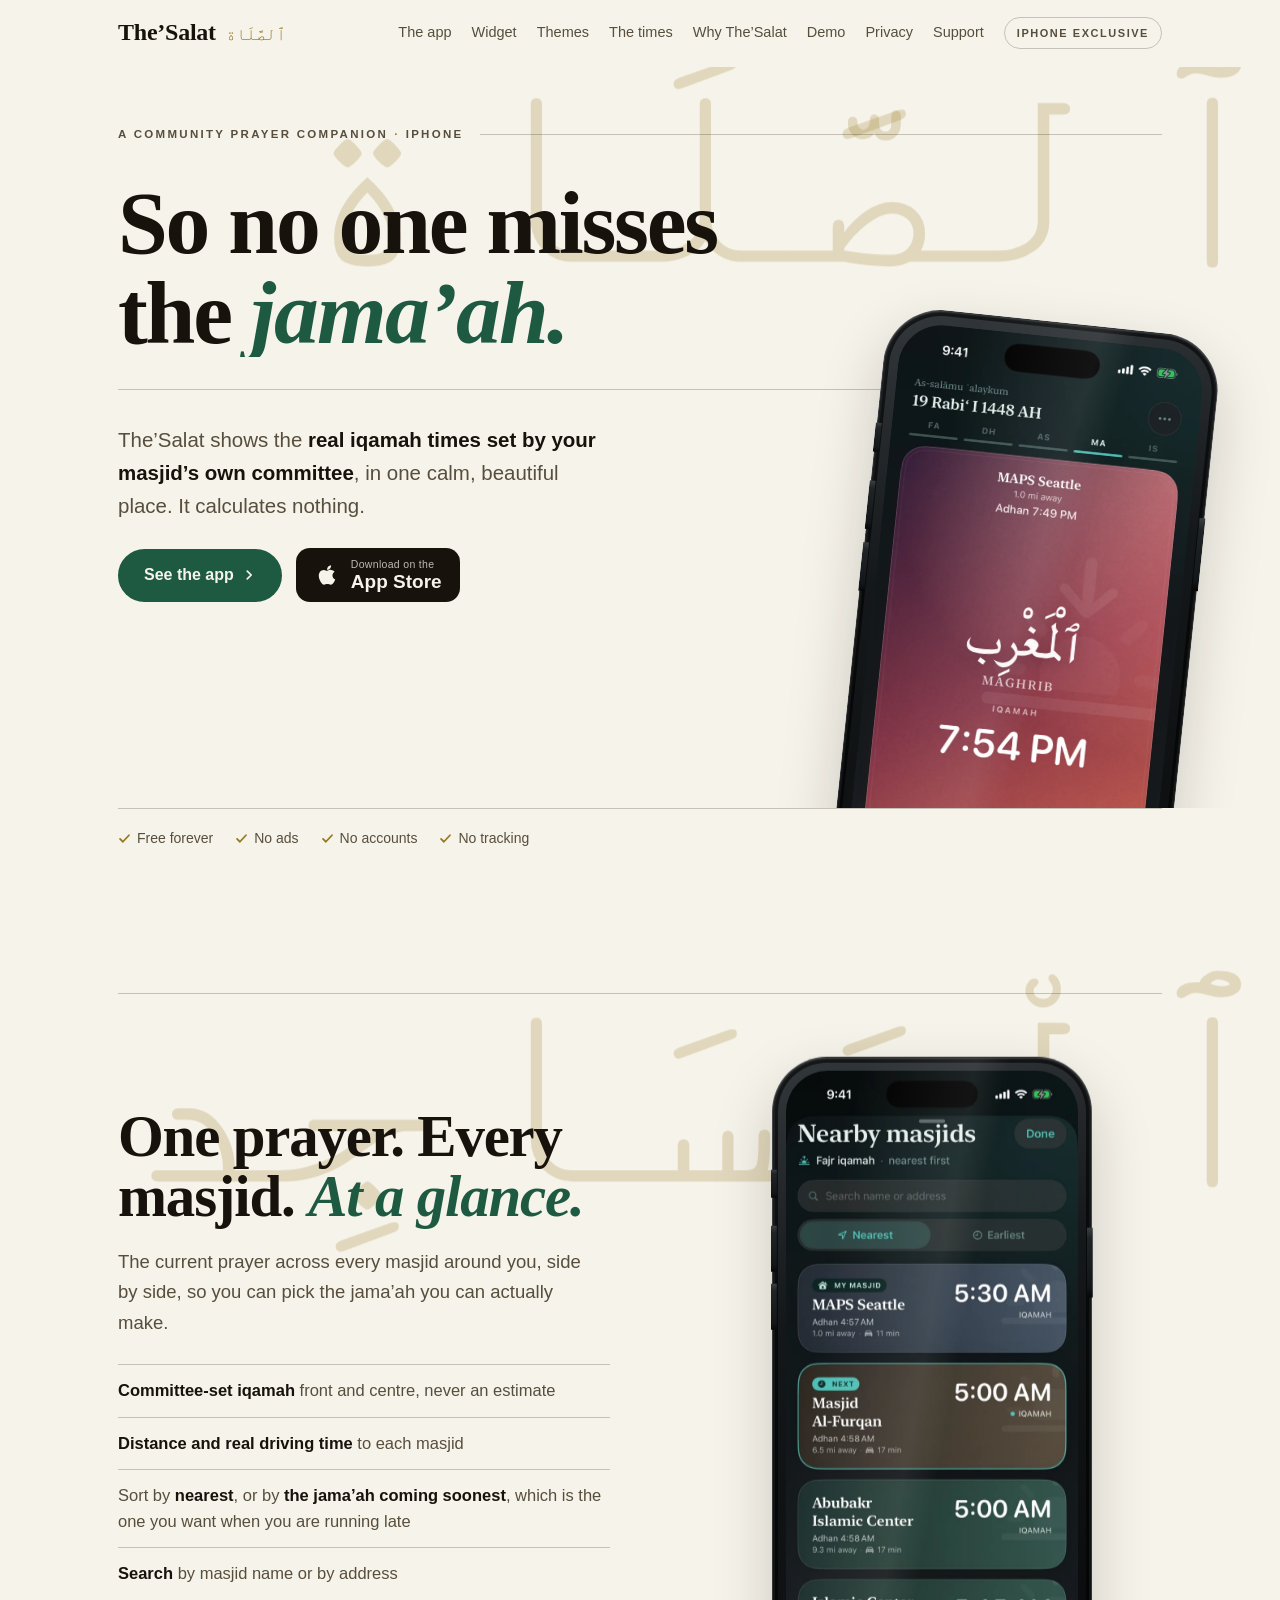
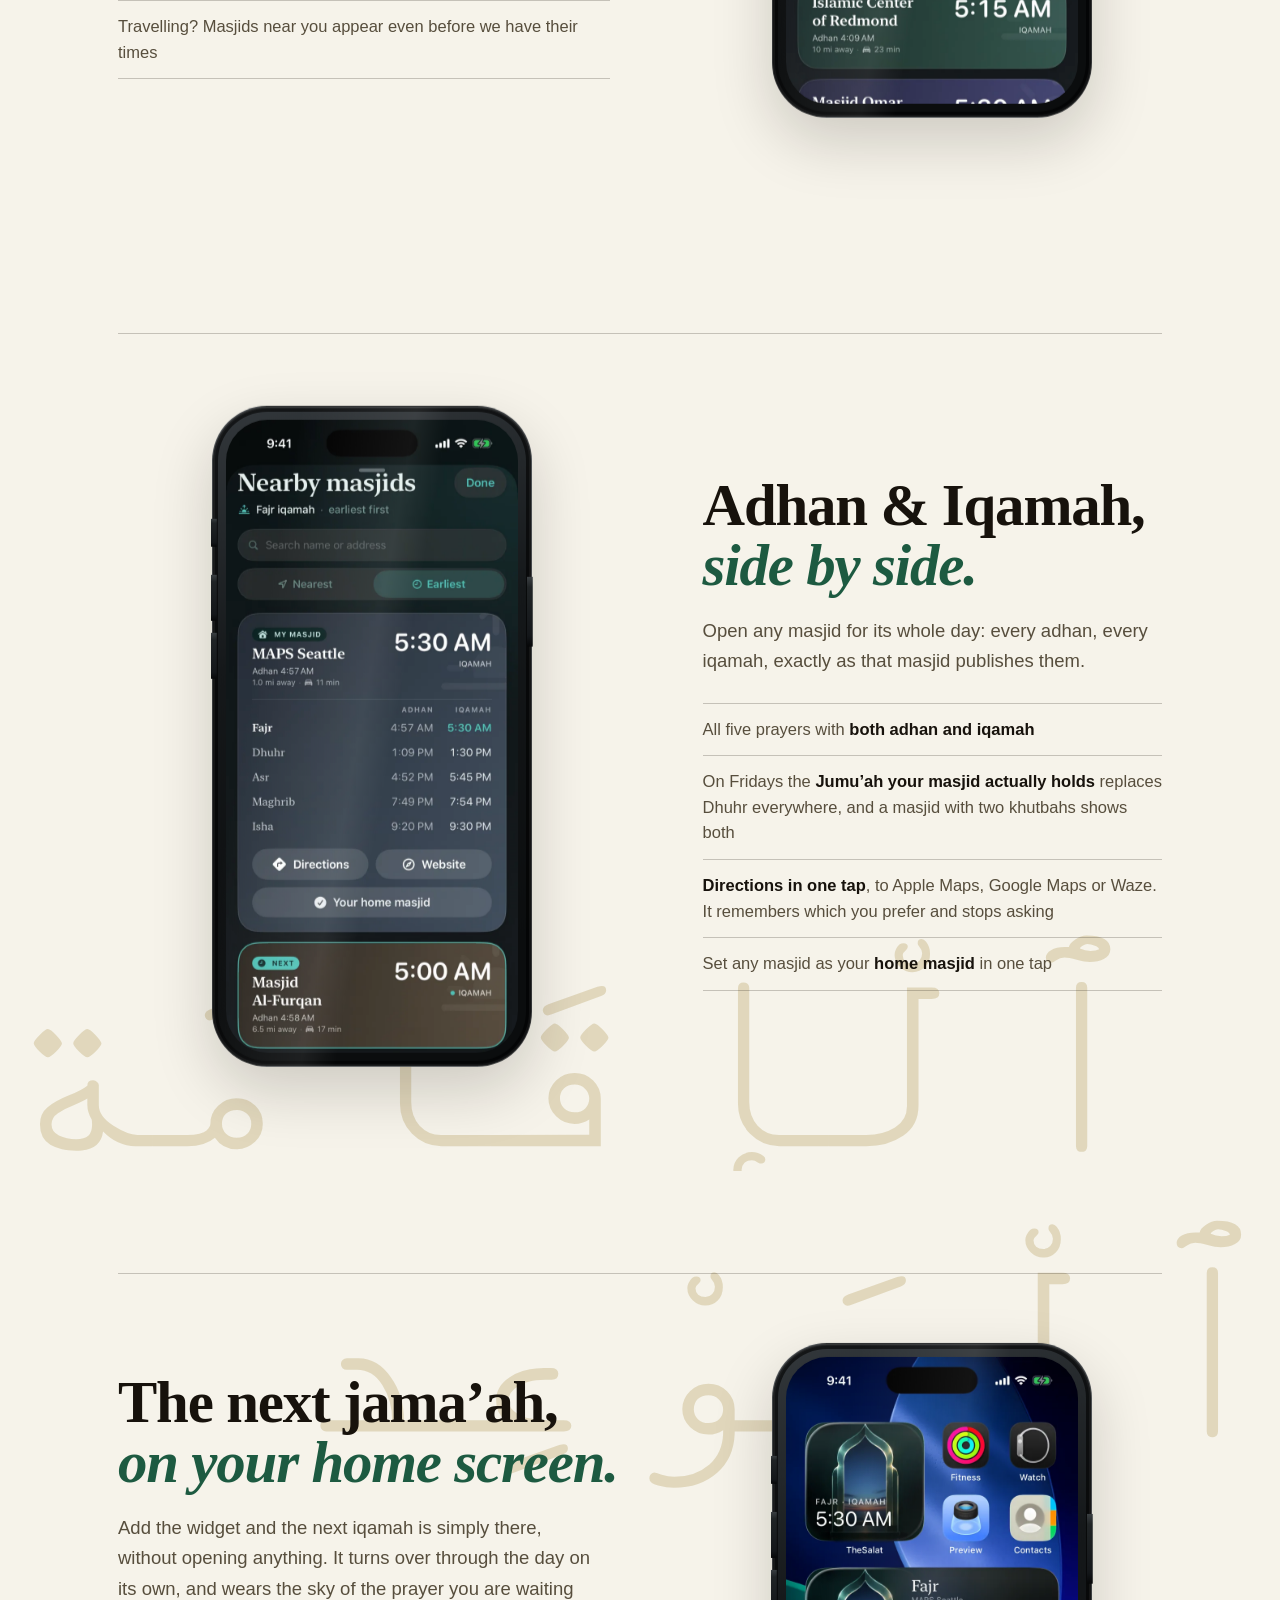
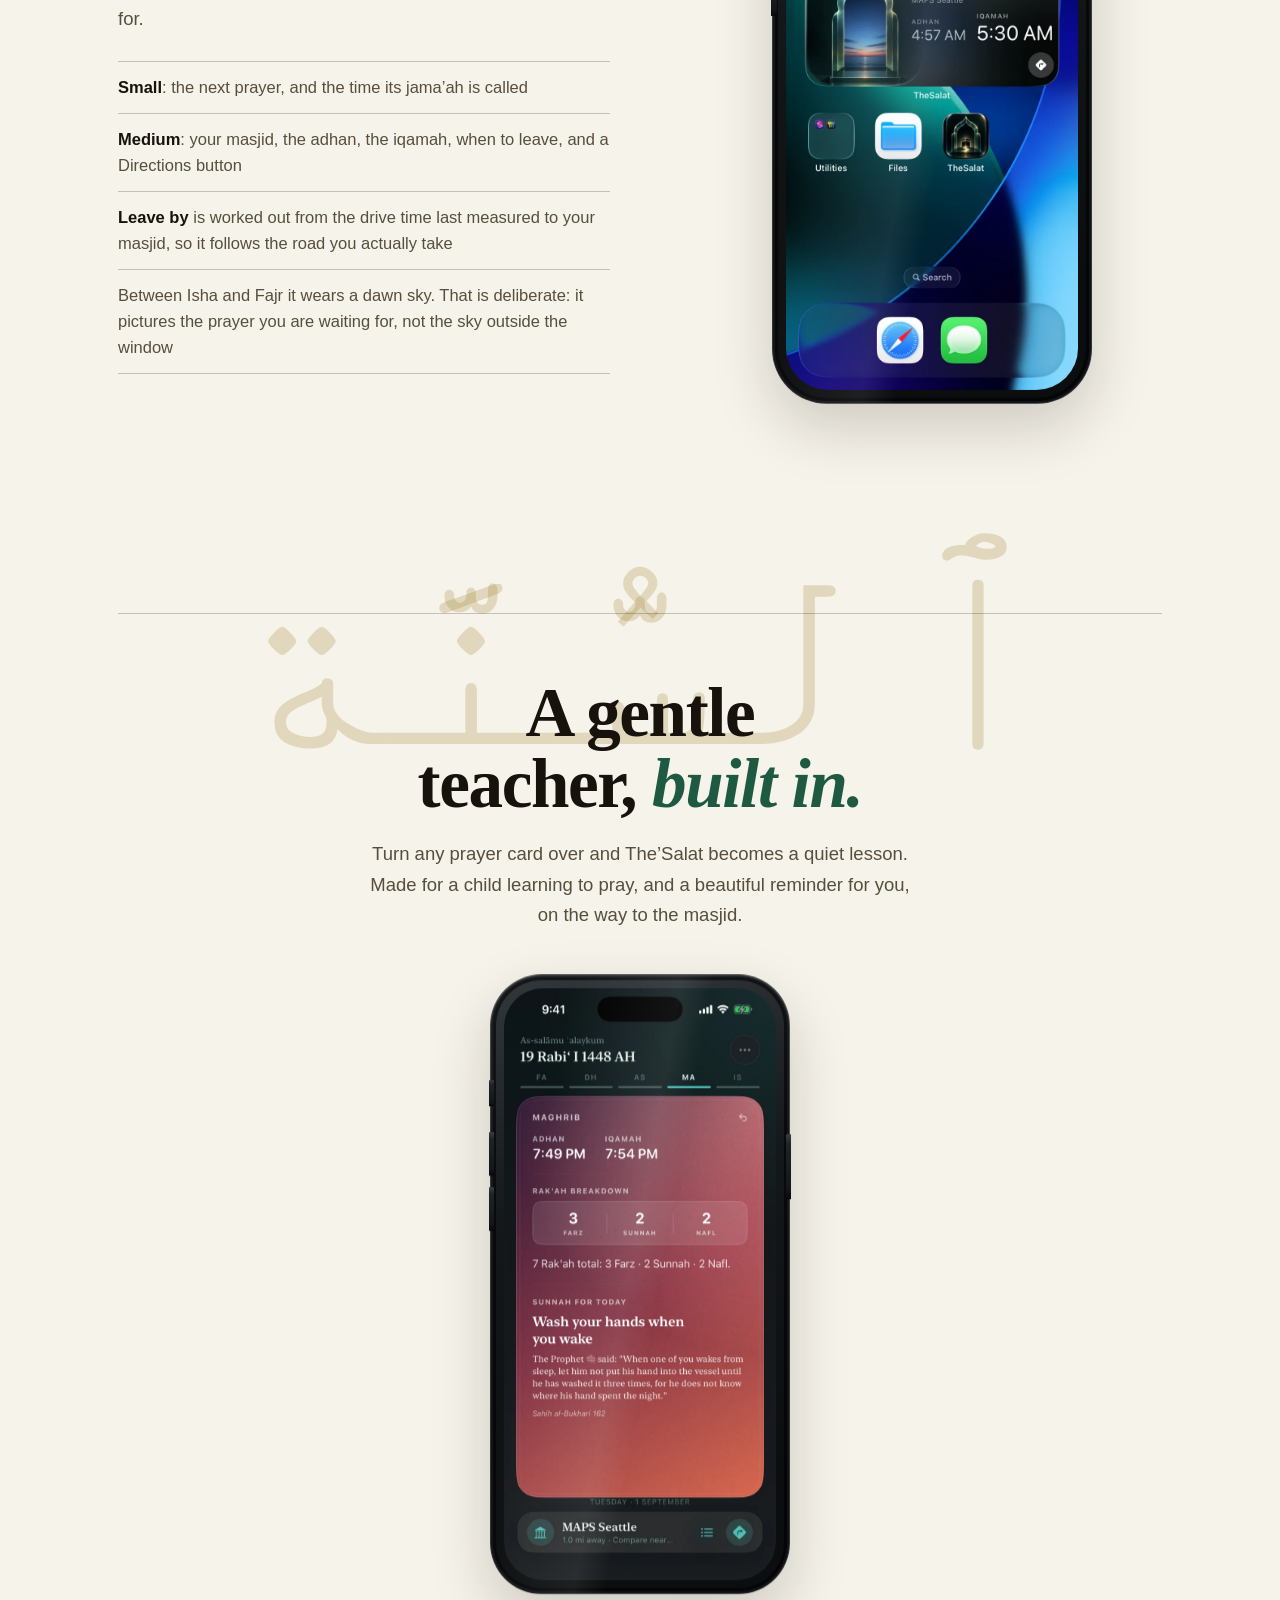
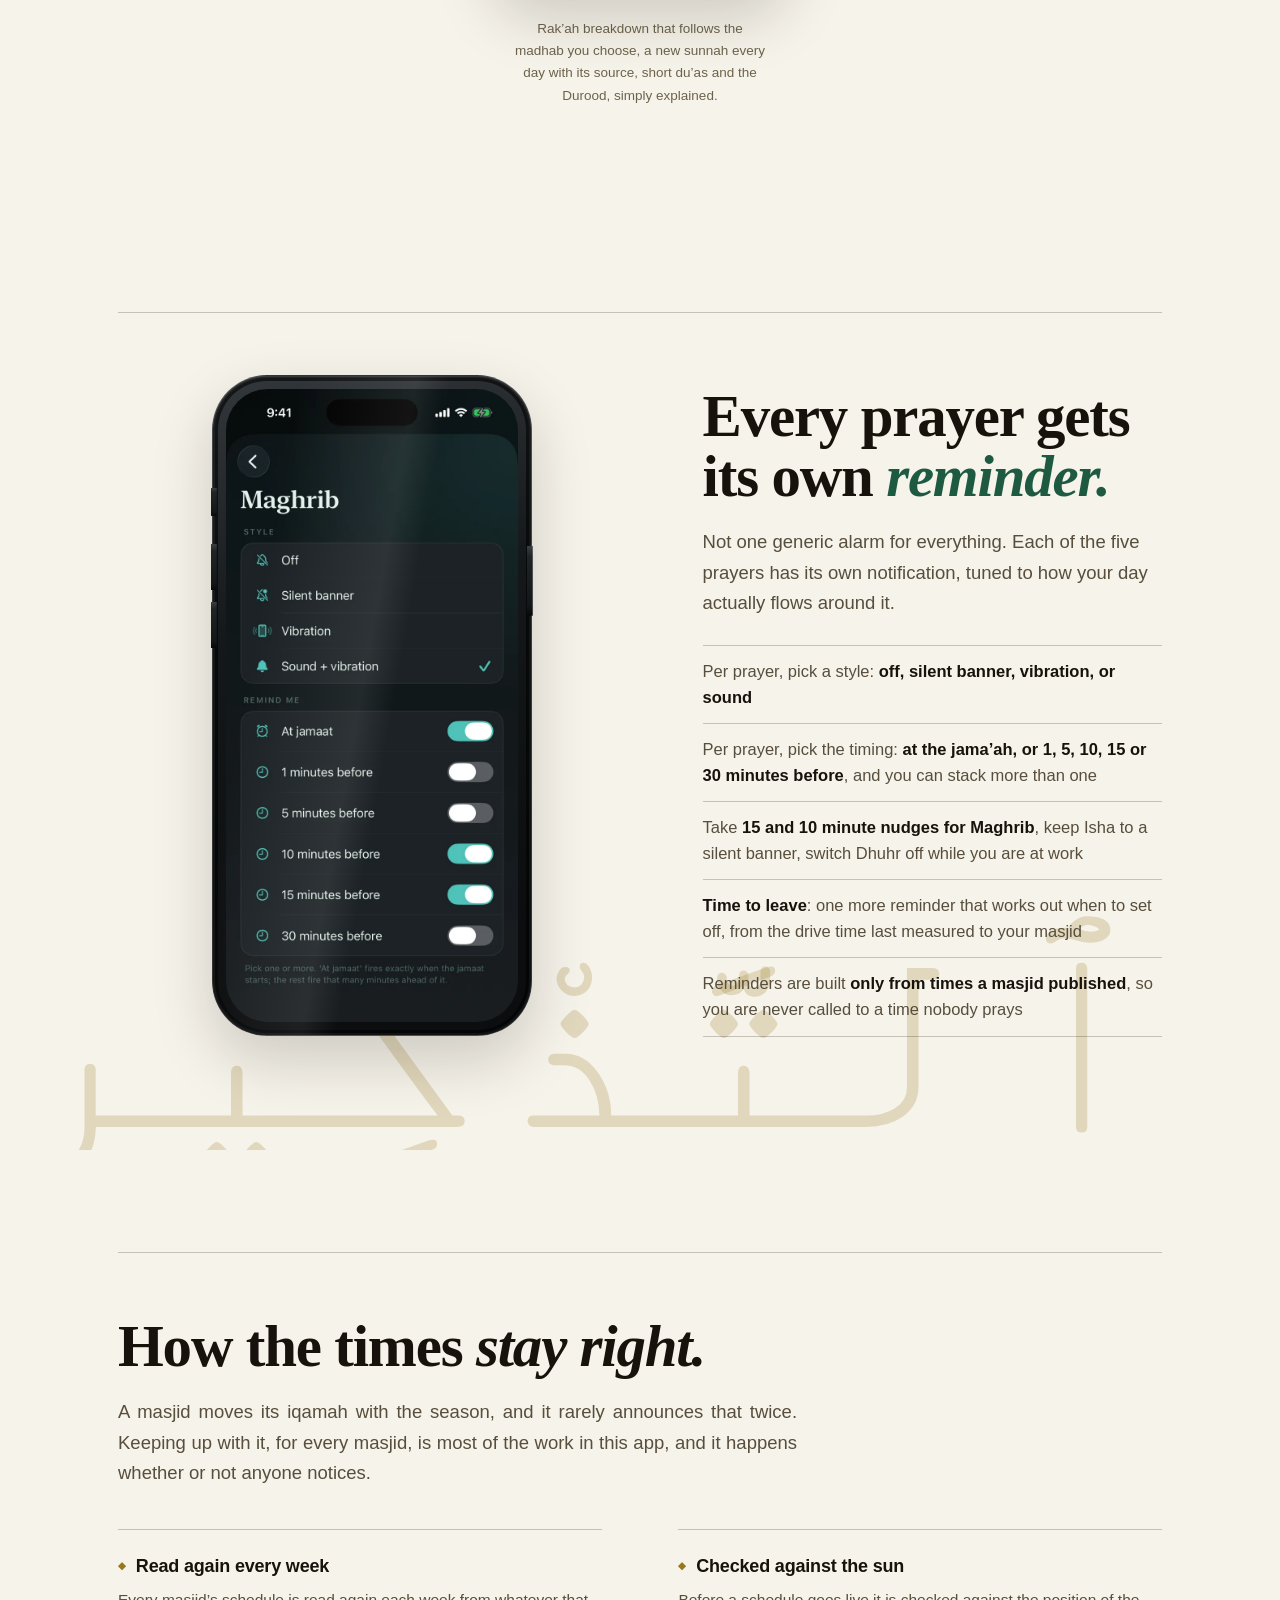
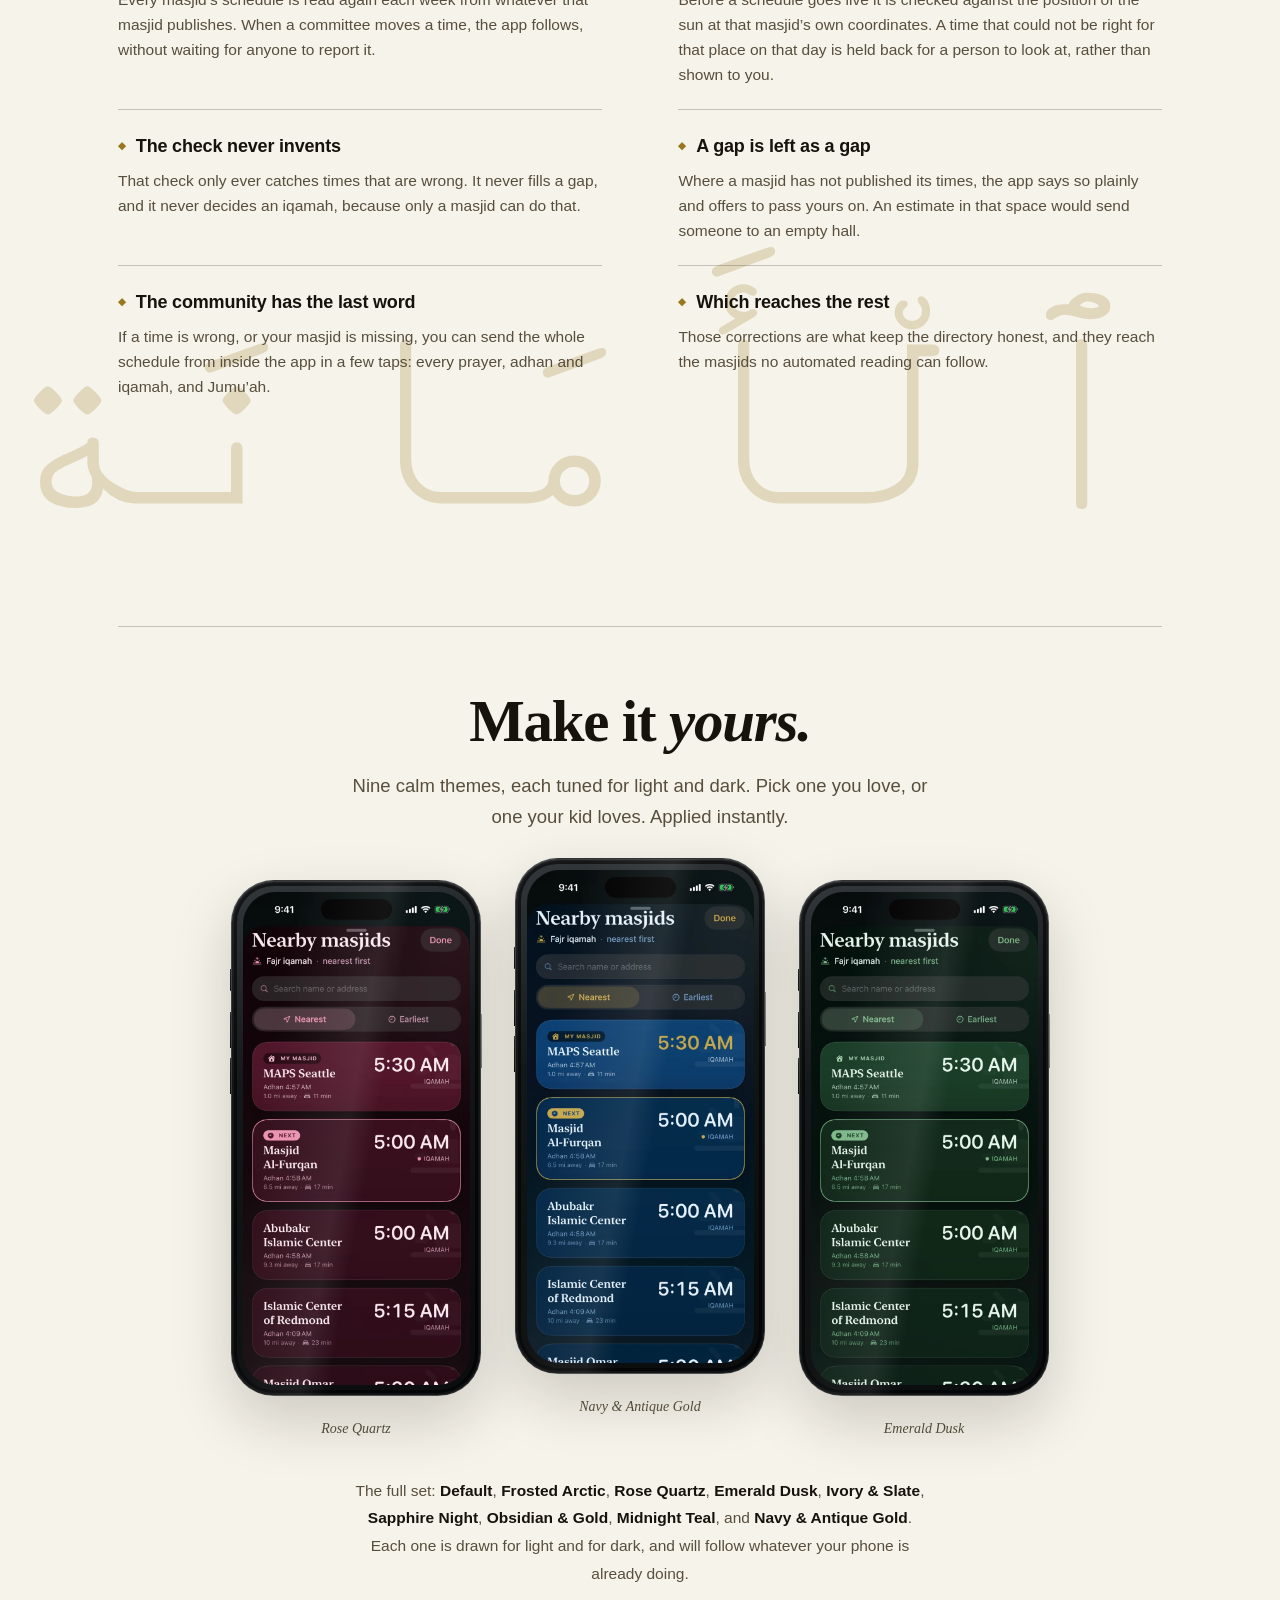
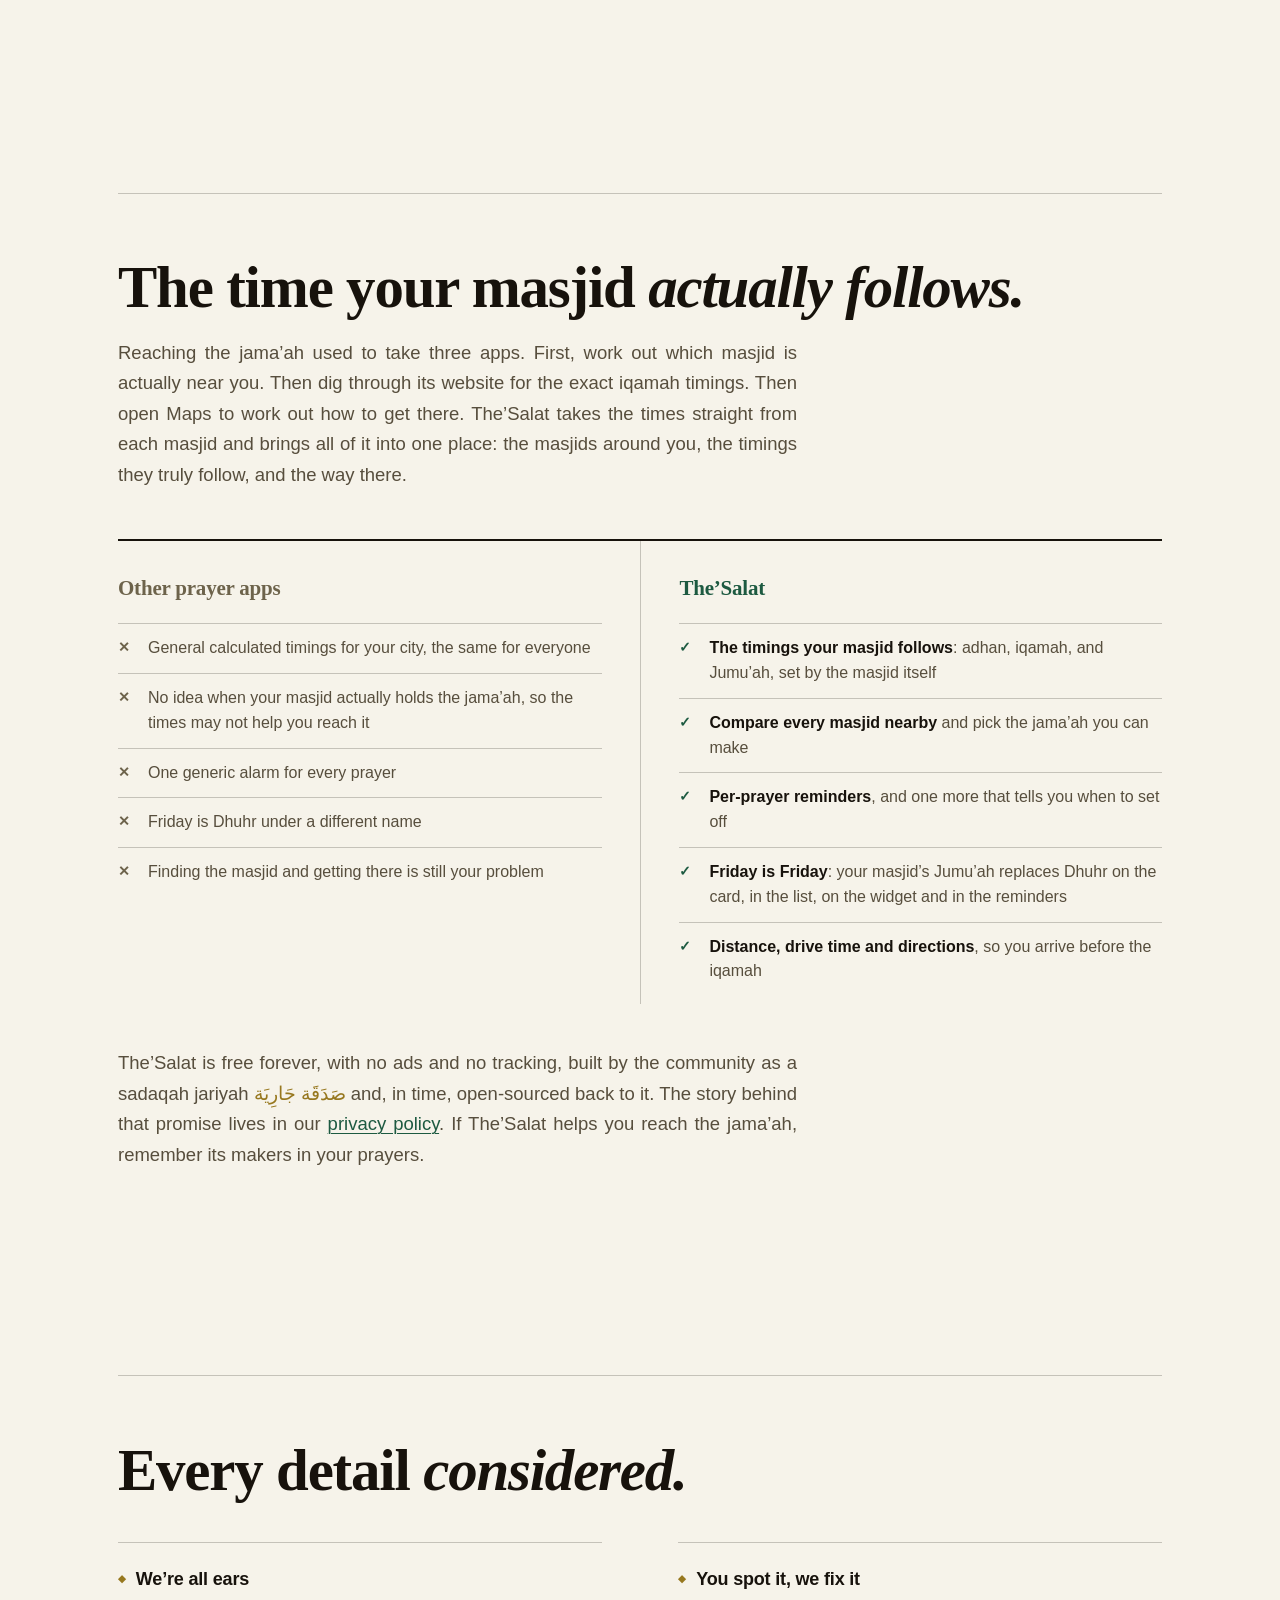
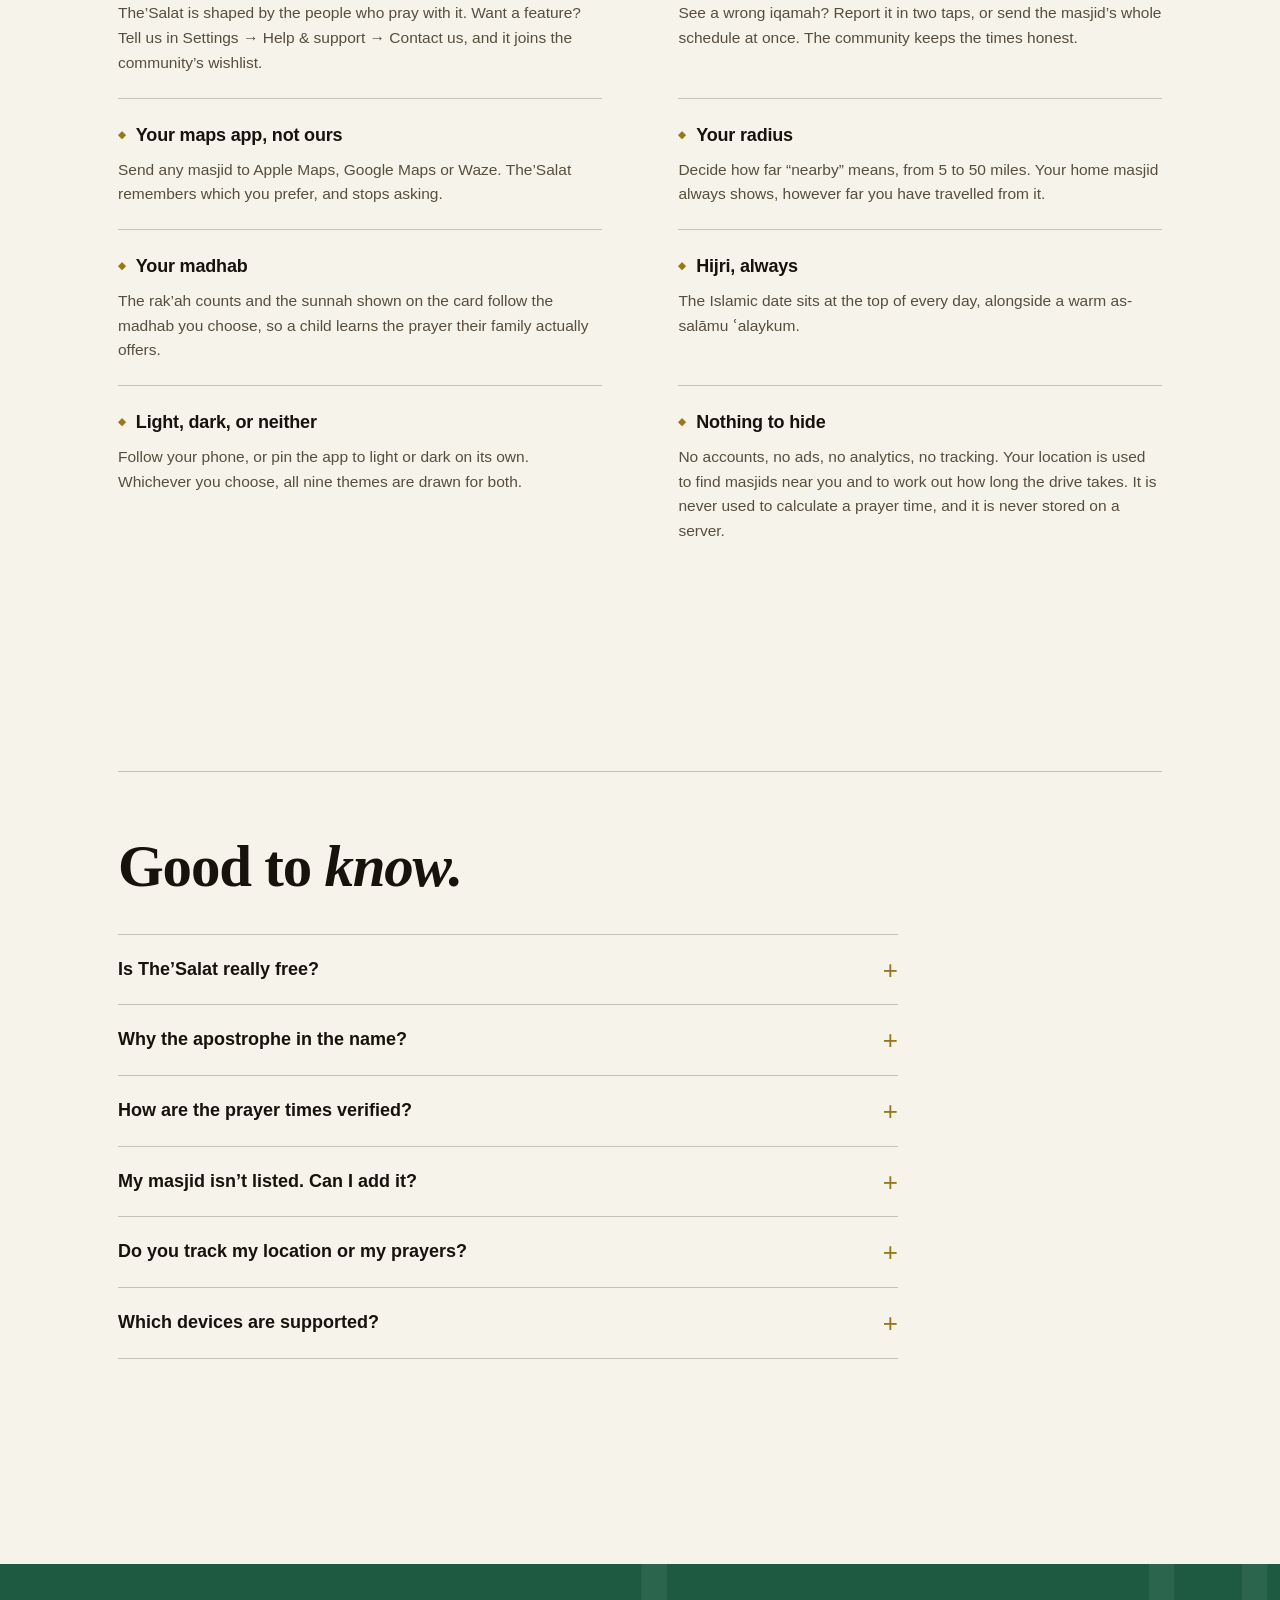
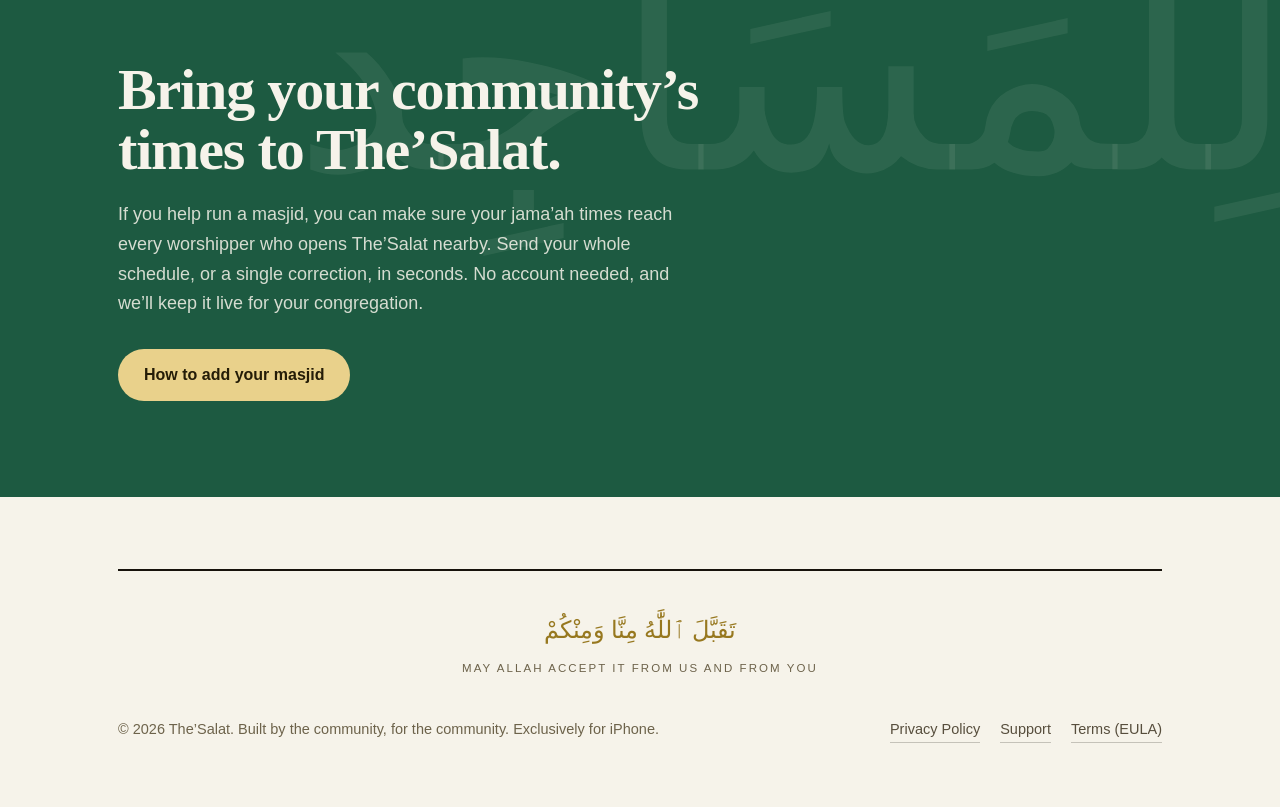
<file: index.html>
<!DOCTYPE html>
<html lang="en">
<head>
<meta charset="utf-8">
<meta name="viewport" content="width=device-width, initial-scale=1">
<meta name="apple-itunes-app" content="app-id=6802524468">
<title>The&rsquo;Salat · Real iqamah times from the masjids near you</title>
<meta name="description" content="The'Salat shows the real jama'ah times set by each masjid's own committee. It calculates nothing. Compare every masjid nearby, carry the next iqamah on your home screen, and learn a sunnah a day. Exclusively for iPhone. Free forever, no ads, no tracking.">
<meta name="theme-color" media="(prefers-color-scheme: light)" content="#f6f3ea">
<meta name="theme-color" media="(prefers-color-scheme: dark)" content="#16110a">
<meta property="og:title" content="The'Salat · Real iqamah times from the masjids near you">
<meta property="og:description" content="The real iqamah times your masjid's own committee set, never a calculation. Compare every masjid nearby, and carry the next jama'ah on your home screen. Free forever. No ads. No tracking.">
<meta property="og:image" content="https://thesalat.app/assets/og.png">
<meta property="og:url" content="https://thesalat.app/">
<meta property="og:type" content="website">
<meta name="twitter:card" content="summary_large_image">
<meta name="twitter:title" content="The'Salat · Real iqamah times from the masjids near you">
<meta name="twitter:description" content="The real iqamah times your masjid's own committee set, never a calculation. Compare every masjid nearby, and carry the next jama'ah on your home screen. Free forever. No ads. No tracking.">
<meta name="twitter:image" content="https://thesalat.app/assets/og.png">
<link rel="icon" href="assets/icon.png">
<link rel="apple-touch-icon" href="assets/icon.png">
<link rel="stylesheet" href="style.css">
</head>
<body>

<a class="skip" href="#main">Skip to content</a>

<nav>
  <div class="wrap nav-inner">
    <a class="brand" href="#">
      <span class="name serif">The&rsquo;Salat</span>
      <span class="ar serif" lang="ar" dir="rtl">ٱلصَّلَاة</span>
    </a>
    <button class="menu-btn" aria-label="Open menu" aria-expanded="false">&#9776;</button>
    <div class="nav-links">
      <a href="#nearby">The app</a>
      <a href="#widget">Widget</a>
      <a href="#themes">Themes</a>
      <a href="#trust">The times</a>
      <a href="#mission">Why The&rsquo;Salat</a>
      <a href="demo.html">Demo</a>
      <a href="privacy-policy.html">Privacy</a>
      <a href="support.html">Support</a>
      <span class="chip">iPhone exclusive</span>
    </div>
  </div>
</nav>

<main id="main">

<header class="hero" id="top">
  <div class="ghost serif" lang="ar" dir="rtl" aria-hidden="true">ٱلصَّلَاة</div>
  <div class="wrap">
    <div class="meta-row">
      <span class="meta">A community prayer companion<span class="sep">·</span>iPhone</span>
      <hr class="rule-x reveal-rule" aria-hidden="true">
    </div>
    <h1 class="display serif">
      <span class="rise"><span>So no one misses</span></span>
      <span class="rise"><span>the <em>jama&rsquo;ah.</em></span></span>
    </h1>
    <hr class="rule-x reveal-rule after-rule" aria-hidden="true">
    <div class="hero-foot">
      <div class="reveal in-hero">
        <p class="standfirst">The&rsquo;Salat shows the <strong>real iqamah times set by your masjid&rsquo;s own committee</strong>, in one calm, beautiful place. It calculates nothing.</p>
        <div class="hero-ctas">
          <a class="btn" href="#nearby">See the app <svg class="chev" viewBox="0 0 16 16" fill="none" stroke-width="2" stroke-linecap="round" stroke-linejoin="round" aria-hidden="true"><path d="M6 3.5L10.5 8 6 12.5"/></svg></a>
          <!-- The badge points at /download, which is the one page that
               holds the real App Store URL. Change it there, not here. -->
          <a class="store-badge" href="download/">
            <svg viewBox="0 0 24 24" aria-hidden="true"><path d="M17.05 20.28c-.98.95-2.05.8-3.08.35-1.09-.46-2.09-.48-3.24 0-1.44.62-2.2.44-3.06-.35C2.79 15.25 3.51 7.59 9.05 7.31c1.35.07 2.29.74 3.08.8 1.18-.24 2.31-.93 3.57-.84 1.51.12 2.65.72 3.4 1.8-3.12 1.87-2.38 5.98.48 7.13-.57 1.5-1.31 2.99-2.54 4.09l.01-.01zM12.03 7.25c-.15-2.23 1.66-4.07 3.74-4.25.29 2.58-2.34 4.5-3.74 4.25z"/></svg>
            <div class="bt"><small>Download on the</small><b>App&nbsp;Store</b></div>
          </a>
        </div>
      </div>
      <div class="hero-shot reveal in-hero">
        <div class="phone"><img src="assets/home.webp" alt="The'Salat home screen at Maghrib: the masjid's adhan time above its iqamah, with the next prayer below" loading="eager" fetchpriority="high"></div>
      </div>
    </div>
  </div>
</header>

<section class="promise" aria-label="Free forever, no ads, no accounts, no tracking">
  <div class="wrap">
    <div class="free-line reveal">
      <span><svg viewBox="0 0 16 16" fill="none" stroke-width="2.2" stroke-linecap="round" stroke-linejoin="round" aria-hidden="true"><path d="M2.5 8.5l3.5 3.5 7.5-8"/></svg> Free forever</span>
      <span><svg viewBox="0 0 16 16" fill="none" stroke-width="2.2" stroke-linecap="round" stroke-linejoin="round" aria-hidden="true"><path d="M2.5 8.5l3.5 3.5 7.5-8"/></svg> No ads</span>
      <span><svg viewBox="0 0 16 16" fill="none" stroke-width="2.2" stroke-linecap="round" stroke-linejoin="round" aria-hidden="true"><path d="M2.5 8.5l3.5 3.5 7.5-8"/></svg> No accounts</span>
      <span><svg viewBox="0 0 16 16" fill="none" stroke-width="2.2" stroke-linecap="round" stroke-linejoin="round" aria-hidden="true"><path d="M2.5 8.5l3.5 3.5 7.5-8"/></svg> No tracking</span>
    </div>
  </div>
</section>

<section class="spread" id="nearby">
  <div class="ghost serif" lang="ar" dir="rtl" aria-hidden="true">ٱلْمَسَاجِد</div>
  <div class="wrap">
    <hr class="rule-x reveal-rule top-rule" aria-hidden="true">
    <div class="grid">
      <div class="text reveal">
        <h2 class="serif">One prayer. Every masjid. <em>At a glance.</em></h2>
        <p class="lede">The current prayer across every masjid around you, side by side, so you can pick the jama&rsquo;ah you can actually make.</p>
        <ul class="points">
          <li><strong>Committee-set iqamah</strong> front and centre, never an estimate</li>
          <li><strong>Distance and real driving time</strong> to each masjid</li>
          <li>Sort by <strong>nearest</strong>, or by <strong>the jama&rsquo;ah coming soonest</strong>, which is the one you want when you are running late</li>
          <li><strong>Search</strong> by masjid name or by address</li>
          <li>Travelling? Masjids near you appear even before we have their times</li>
        </ul>
      </div>
      <div class="shot reveal">
        <figure>
          <div class="phone"><img src="assets/nearby-default.webp" alt="Nearby masjids compared for the same prayer, with iqamah times, distance and drive time, and a control to sort by nearest or by earliest jama'ah" loading="lazy"></div>
        </figure>
      </div>
    </div>
  </div>
</section>

<section class="spread flip" id="day">
  <div class="ghost serif" lang="ar" dir="rtl" aria-hidden="true">ٱلْإِقَامَة</div>
  <div class="wrap">
    <hr class="rule-x reveal-rule top-rule" aria-hidden="true">
    <div class="grid">
      <div class="text reveal">
        <h2 class="serif">Adhan &amp; Iqamah, <em>side by side.</em></h2>
        <p class="lede">Open any masjid for its whole day: every adhan, every iqamah, exactly as that masjid publishes them.</p>
        <ul class="points">
          <li>All five prayers with <strong>both adhan and iqamah</strong></li>
          <li>On Fridays the <strong>Jumu&rsquo;ah your masjid actually holds</strong> replaces Dhuhr everywhere, and a masjid with two khutbahs shows both</li>
          <li><strong>Directions in one tap</strong>, to Apple Maps, Google Maps or Waze. It remembers which you prefer and stops asking</li>
          <li>Set any masjid as your <strong>home masjid</strong> in one tap</li>
        </ul>
      </div>
      <div class="shot reveal">
        <figure>
          <div class="phone"><img src="assets/expanded.webp" alt="A masjid opened to its full day: adhan and iqamah columns for all five prayers, with Directions, Website, and home masjid buttons" loading="lazy"></div>
        </figure>
      </div>
    </div>
  </div>
</section>

<section class="spread" id="widget">
  <div class="ghost serif" lang="ar" dir="rtl" aria-hidden="true">ٱلْمَوْعِد</div>
  <div class="wrap">
    <hr class="rule-x reveal-rule top-rule" aria-hidden="true">
    <div class="grid">
      <div class="text reveal">
        <h2 class="serif">The next jama&rsquo;ah, <em>on your home screen.</em></h2>
        <p class="lede">Add the widget and the next iqamah is simply there, without opening anything. It turns over through the day on its own, and wears the sky of the prayer you are waiting for.</p>
        <ul class="points">
          <li><strong>Small</strong>: the next prayer, and the time its jama&rsquo;ah is called</li>
          <li><strong>Medium</strong>: your masjid, the adhan, the iqamah, when to leave, and a Directions button</li>
          <li><strong>Leave by</strong> is worked out from the drive time last measured to your masjid, so it follows the road you actually take</li>
          <li>Between Isha and Fajr it wears a dawn sky. That is deliberate: it pictures the prayer you are waiting for, not the sky outside the window</li>
        </ul>
      </div>
      <div class="shot reveal">
        <figure>
          <div class="phone"><img src="assets/widget.webp" alt="An iPhone home screen carrying both The'Salat widgets: the small one showing the next iqamah, the medium one adding the masjid, the adhan and a Directions button" loading="lazy"></div>
        </figure>
      </div>
    </div>
  </div>
</section>

<section class="spread center-spread" id="learn">
  <div class="ghost serif" lang="ar" dir="rtl" aria-hidden="true">ٱلسُّنَّة</div>
  <div class="wrap">
    <hr class="rule-x reveal-rule top-rule" aria-hidden="true">
    <div class="reveal">
      <h2 class="serif">A gentle teacher, <em>built in.</em></h2>
      <p class="lede">Turn any prayer card over and The&rsquo;Salat becomes a quiet lesson. Made for a child learning to pray, and a beautiful reminder for you, on the way to the masjid.</p>
      <div class="shot">
        <figure>
          <div class="phone"><img src="assets/cardback.webp" alt="The back of a prayer card: the rak'ah breakdown for Maghrib, and the sunnah of the day with its hadith reference" loading="lazy"></div>
          <figcaption>Rak&rsquo;ah breakdown that follows the madhab you choose, a new sunnah every day with its source, short du&rsquo;as and the Durood, simply explained.</figcaption>
        </figure>
      </div>
    </div>
  </div>
</section>

<section class="spread flip" id="reminders">
  <div class="ghost serif" lang="ar" dir="rtl" aria-hidden="true">ٱلتَّذْكِير</div>
  <div class="wrap">
    <hr class="rule-x reveal-rule top-rule" aria-hidden="true">
    <div class="grid">
      <div class="text reveal">
        <h2 class="serif">Every prayer gets its own <em>reminder.</em></h2>
        <p class="lede">Not one generic alarm for everything. Each of the five prayers has its own notification, tuned to how your day actually flows around it.</p>
        <ul class="points">
          <li>Per prayer, pick a style: <strong>off, silent banner, vibration, or sound</strong></li>
          <li>Per prayer, pick the timing: <strong>at the jama&rsquo;ah, or 1, 5, 10, 15 or 30 minutes before</strong>, and you can stack more than one</li>
          <li>Take <strong>15 and 10 minute nudges for Maghrib</strong>, keep Isha to a silent banner, switch Dhuhr off while you are at work</li>
          <li><strong>Time to leave</strong>: one more reminder that works out when to set off, from the drive time last measured to your masjid</li>
          <li>Reminders are built <strong>only from times a masjid published</strong>, so you are never called to a time nobody prays</li>
        </ul>
      </div>
      <div class="shot reveal">
        <figure>
          <div class="phone"><img src="assets/notif-detail.webp" alt="Maghrib notification settings: sound and vibration chosen, with reminders at the jama'ah and 10 and 15 minutes before it" loading="lazy"></div>
        </figure>
      </div>
    </div>
  </div>
</section>

<section id="trust">
  <div class="ghost serif" lang="ar" dir="rtl" aria-hidden="true">ٱلْأَمَانَة</div>
  <div class="wrap">
    <hr class="rule-x reveal-rule top-rule" aria-hidden="true" style="margin-bottom: clamp(40px, 6vw, 64px)">
    <h2 class="serif reveal" style="font-size: clamp(34px, 4.6vw, 60px); line-height: 1.02; letter-spacing: -0.02em;">How the times <em>stay right.</em></h2>
    <p class="lede reveal">A masjid moves its iqamah with the season, and it rarely announces that twice. Keeping up with it, for every masjid, is most of the work in this app, and it happens whether or not anyone notices.</p>

    <div class="details-list reveal stagger">
      <div class="detail">
        <h3>Read again every week</h3>
        <p>Every masjid&rsquo;s schedule is read again each week from whatever that masjid publishes. When a committee moves a time, the app follows, without waiting for anyone to report it.</p>
      </div>
      <div class="detail">
        <h3>Checked against the sun</h3>
        <p>Before a schedule goes live it is checked against the position of the sun at that masjid&rsquo;s own coordinates. A time that could not be right for that place on that day is held back for a person to look at, rather than shown to you.</p>
      </div>
      <div class="detail">
        <h3>The check never invents</h3>
        <p>That check only ever catches times that are wrong. It never fills a gap, and it never decides an iqamah, because only a masjid can do that.</p>
      </div>
      <div class="detail">
        <h3>A gap is left as a gap</h3>
        <p>Where a masjid has not published its times, the app says so plainly and offers to pass yours on. An estimate in that space would send someone to an empty hall.</p>
      </div>
      <div class="detail">
        <h3>The community has the last word</h3>
        <p>If a time is wrong, or your masjid is missing, you can send the whole schedule from inside the app in a few taps: every prayer, adhan and iqamah, and Jumu&rsquo;ah.</p>
      </div>
      <div class="detail">
        <h3>Which reaches the rest</h3>
        <p>Those corrections are what keep the directory honest, and they reach the masjids no automated reading can follow.</p>
      </div>
    </div>
  </div>
</section>

<section id="themes">
  <div class="wrap">
    <hr class="rule-x reveal-rule top-rule" aria-hidden="true" style="margin-bottom: clamp(40px, 6vw, 64px)">
    <h2 class="serif reveal">Make it <em>yours.</em></h2>
    <p class="lede reveal">Nine calm themes, each tuned for light and dark. Pick one you love, or one your kid loves. Applied instantly.</p>
    <div class="themes-strip reveal stagger">
      <figure class="t"><div class="phone"><img src="assets/nearby-rose.webp" alt="Nearby masjids in the Rose Quartz theme" loading="lazy"></div><figcaption class="serif">Rose Quartz</figcaption></figure>
      <figure class="t mid"><div class="phone"><img src="assets/nearby-navy.webp" alt="Nearby masjids in the Navy and Antique Gold theme" loading="lazy"></div><figcaption class="serif">Navy &amp; Antique Gold</figcaption></figure>
      <figure class="t"><div class="phone"><img src="assets/nearby-emerald.webp" alt="Nearby masjids in the Emerald Dusk theme" loading="lazy"></div><figcaption class="serif">Emerald Dusk</figcaption></figure>
    </div>
    <p class="theme-roll reveal">The full set: <b>Default</b>, <b>Frosted Arctic</b>, <b>Rose Quartz</b>, <b>Emerald Dusk</b>, <b>Ivory &amp; Slate</b>, <b>Sapphire Night</b>, <b>Obsidian &amp; Gold</b>, <b>Midnight Teal</b>, and <b>Navy &amp; Antique Gold</b>. Each one is drawn for light and for dark, and will follow whatever your phone is already doing.</p>
  </div>
</section>

<section id="mission">
  <div class="wrap">
    <hr class="rule-x reveal-rule top-rule" aria-hidden="true" style="margin-bottom: clamp(40px, 6vw, 64px)">
    <h2 class="serif reveal" style="font-size: clamp(34px, 4.6vw, 60px); line-height: 1.02; letter-spacing: -0.02em;">The time your masjid <em>actually follows.</em></h2>
    <p class="lede reveal">Reaching the jama&rsquo;ah used to take three apps. First, work out which masjid is actually near you. Then dig through its website for the exact iqamah timings. Then open Maps to work out how to get there. The&rsquo;Salat takes the times straight from each masjid and brings all of it into one place: the masjids around you, the timings they truly follow, and the way there.</p>

    <div class="versus reveal stagger">
      <div class="col other">
        <h3 class="serif">Other prayer apps</h3>
        <ul>
          <li>General calculated timings for your city, the same for everyone</li>
          <li>No idea when your masjid actually holds the jama&rsquo;ah, so the times may not help you reach it</li>
          <li>One generic alarm for every prayer</li>
          <li>Friday is Dhuhr under a different name</li>
          <li>Finding the masjid and getting there is still your problem</li>
        </ul>
      </div>
      <div class="col salat">
        <h3 class="serif">The&rsquo;Salat</h3>
        <ul>
          <li><strong>The timings your masjid follows</strong>: adhan, iqamah, and Jumu&rsquo;ah, set by the masjid itself</li>
          <li><strong>Compare every masjid nearby</strong> and pick the jama&rsquo;ah you can make</li>
          <li><strong>Per-prayer reminders</strong>, and one more that tells you when to set off</li>
          <li><strong>Friday is Friday</strong>: your masjid&rsquo;s Jumu&rsquo;ah replaces Dhuhr on the card, in the list, on the widget and in the reminders</li>
          <li><strong>Distance, drive time and directions</strong>, so you arrive before the iqamah</li>
        </ul>
      </div>
    </div>

    <p class="coda reveal">The&rsquo;Salat is free forever, with no ads and no tracking, built by the community as a sadaqah jariyah <span class="ar serif" lang="ar" dir="rtl">صَدَقَة جَارِيَة</span> and, in time, open-sourced back to it. The story behind that promise lives in our <a href="privacy-policy.html">privacy policy</a>. If The&rsquo;Salat helps you reach the jama&rsquo;ah, remember its makers in your prayers.</p>
  </div>
</section>

<section id="features">
  <div class="wrap">
    <hr class="rule-x reveal-rule top-rule" aria-hidden="true" style="margin-bottom: clamp(40px, 6vw, 64px)">
    <h2 class="serif reveal">Every detail <em>considered.</em></h2>
    <div class="details-list reveal stagger">
      <div class="detail">
        <h3>We&rsquo;re all ears</h3>
        <p>The&rsquo;Salat is shaped by the people who pray with it. Want a feature? Tell us in Settings → Help &amp; support → Contact us, and it joins the community&rsquo;s wishlist.</p>
      </div>
      <div class="detail">
        <h3>You spot it, we fix it</h3>
        <p>See a wrong iqamah? Report it in two taps, or send the masjid&rsquo;s whole schedule at once. The community keeps the times honest.</p>
      </div>
      <div class="detail">
        <h3>Your maps app, not ours</h3>
        <p>Send any masjid to Apple Maps, Google Maps or Waze. The&rsquo;Salat remembers which you prefer, and stops asking.</p>
      </div>
      <div class="detail">
        <h3>Your radius</h3>
        <p>Decide how far &ldquo;nearby&rdquo; means, from 5 to 50 miles. Your home masjid always shows, however far you have travelled from it.</p>
      </div>
      <div class="detail">
        <h3>Your madhab</h3>
        <p>The rak&rsquo;ah counts and the sunnah shown on the card follow the madhab you choose, so a child learns the prayer their family actually offers.</p>
      </div>
      <div class="detail">
        <h3>Hijri, always</h3>
        <p>The Islamic date sits at the top of every day, alongside a warm as-salāmu ʿalaykum.</p>
      </div>
      <div class="detail">
        <h3>Light, dark, or neither</h3>
        <p>Follow your phone, or pin the app to light or dark on its own. Whichever you choose, all nine themes are drawn for both.</p>
      </div>
      <div class="detail">
        <h3>Nothing to hide</h3>
        <p>No accounts, no ads, no analytics, no tracking. Your location is used to find masjids near you and to work out how long the drive takes. It is never used to calculate a prayer time, and it is never stored on a server.</p>
      </div>
    </div>
  </div>
</section>

<section id="faq">
  <div class="wrap">
    <hr class="rule-x reveal-rule top-rule" aria-hidden="true" style="margin-bottom: clamp(40px, 6vw, 64px)">
    <h2 class="serif reveal">Good to <em>know.</em></h2>
    <div class="faq reveal">
      <details>
        <summary>Is The&rsquo;Salat really free?</summary>
        <p>Yes, free forever. No ads, no subscriptions, no in-app purchases, and no accounts. It is built as a sadaqah jariyah for the community.</p>
      </details>
      <details>
        <summary>Why the apostrophe in the name?</summary>
        <p>It is not decoration. &ldquo;The Salat&rdquo; and &ldquo;TheSalat&rdquo; were both already taken in App Store search, so the name carries one mark in order to be found. On your home screen the app simply reads <strong>TheSalat</strong>.</p>
      </details>
      <details>
        <summary>How are the prayer times verified?</summary>
        <p>Every masjid&rsquo;s schedule is read again each week from whatever that masjid publishes, and checked against the position of the sun at that masjid&rsquo;s own coordinates before it goes live. A time that could not be right for that place on that day is held back for a person to look at. Nothing is ever calculated in place of an iqamah, and if a time still looks off, one tap in the app sends us a correction.</p>
      </details>
      <details>
        <summary>My masjid isn&rsquo;t listed. Can I add it?</summary>
        <p>Absolutely. When a masjid near you does not have times yet, it still appears in the app, and a single tap lets you send its whole schedule: every prayer, adhan and iqamah, and Jumu&rsquo;ah. We add it, in shā&rsquo; Allāh.</p>
      </details>
      <details>
        <summary>Do you track my location or my prayers?</summary>
        <p>Never. Your location is used on your device to find nearby masjids, and is shared only with Apple Maps to estimate drive time. Nothing about you or your worship is stored or profiled. The app works even if you decline location, though the widget needs it before it can tell you when to leave.</p>
      </details>
      <details>
        <summary>Which devices are supported?</summary>
        <p>The&rsquo;Salat is exclusively for iPhone, built natively for iOS, with a home screen widget in two sizes for the next jama&rsquo;ah. An iPhone-first experience means it stays fast, light, and at home on your device.</p>
      </details>
    </div>
  </div>
</section>

<section id="masjids">
  <div class="band">
    <div class="ghost serif" lang="ar" dir="rtl" aria-hidden="true">لِلْمَسَاجِد</div>
    <div class="wrap">
      <div class="inner reveal">
        <h2 class="serif">Bring your community&rsquo;s times to The&rsquo;Salat.</h2>
        <p>If you help run a masjid, you can make sure your jama&rsquo;ah times reach every worshipper who opens The&rsquo;Salat nearby. Send your whole schedule, or a single correction, in seconds. No account needed, and we&rsquo;ll keep it live for your congregation.</p>
        <a class="btn" href="support.html">How to add your masjid</a>
      </div>
    </div>
  </div>
</section>

</main>

<footer>
  <div class="wrap">
    <hr class="rule-x heavy" aria-hidden="true">
    <p class="foot-dua serif ar" lang="ar" dir="rtl">تَقَبَّلَ ٱللَّٰهُ مِنَّا وَمِنْكُمْ<span class="tr">May Allah accept it from us and from you</span></p>
    <div class="foot">
      <span>© <span id="y">2026</span> The&rsquo;Salat. Built by the community, for the community. Exclusively for iPhone.</span>
      <div class="links">
        <a href="privacy-policy.html">Privacy Policy</a>
        <a href="support.html">Support</a>
        <a href="https://www.apple.com/legal/internet-services/itunes/dev/stdeula/">Terms (EULA)</a>
      </div>
    </div>
  </div>
</footer>

<script>
document.getElementById("y").textContent = new Date().getFullYear();

const reduceMotion = window.matchMedia("(prefers-reduced-motion: reduce)").matches;

document.querySelectorAll('a[href^="#"]').forEach((a) => {
  a.addEventListener("click", (e) => {
    const id = a.getAttribute("href").slice(1);
    const target = id ? document.getElementById(id) : document.body;
    if (!target) return;
    e.preventDefault();
    target.scrollIntoView({ behavior: reduceMotion ? "auto" : "smooth", block: "start" });
  });
});

const navEl = document.querySelector("nav"), mb = document.querySelector(".menu-btn");
mb.addEventListener("click", () => {
  const open = navEl.classList.toggle("open");
  mb.setAttribute("aria-expanded", open);
});
document.querySelectorAll(".nav-links a").forEach(a => a.addEventListener("click", () => {
  navEl.classList.remove("open"); mb.setAttribute("aria-expanded", "false");
}));

/* Hero cascade: headline lines rise, rules draw, standfirst fades */
const hero = document.querySelector("header.hero");
requestAnimationFrame(() => requestAnimationFrame(() => {
  hero.classList.add("in");
  hero.querySelectorAll(".reveal-rule").forEach((r, i) => setTimeout(() => r.classList.add("in"), 200 + i * 250));
  hero.querySelectorAll(".reveal").forEach((r, i) => setTimeout(() => r.classList.add("in"), 350 + i * 150));
}));

/* Scroll reveals */
const io = new IntersectionObserver((entries) => {
  for (const e of entries) if (e.isIntersecting) {
    e.target.classList.add("in");
    setTimeout(() => e.target.classList.add("done"), 1400);
    io.unobserve(e.target);
  }
}, { threshold: 0.12 });
document.querySelectorAll(".reveal:not(.in-hero), .stagger, .reveal-rule").forEach((el) => io.observe(el));

/* Phone drift + ghost-Arabic depth drift on scroll */
const phones = [...document.querySelectorAll(".spread .shot .phone")];
const ghosts = [...document.querySelectorAll(".ghost")];
let rafOn = false, idleFrames = 0;
function frame() {
  const vh = window.innerHeight;
  navEl.classList.toggle("scrolled", window.scrollY > 24);
  let live = false;
  if (!reduceMotion) {
    for (const ph of phones) {
      const pr = ph.getBoundingClientRect();
      if (pr.bottom < -60 || pr.top > vh + 60) continue;
      const target = ((pr.top + pr.height / 2 - vh / 2) / vh) * -22;
      ph._y = (ph._y ?? target) + (target - (ph._y ?? target)) * 0.14;
      if (Math.abs(target - ph._y) > 0.3) live = true;
      ph.style.transform = "translateY(" + ph._y.toFixed(1) + "px)";
    }
    for (const g of ghosts) {
      const sec = g.parentElement;
      const sr = sec.getBoundingClientRect();
      if (sr.bottom < -120 || sr.top > vh + 120) continue;
      const target = ((sr.top + sr.height / 2 - vh / 2) / vh) * 34;
      g._y = (g._y ?? target) + (target - (g._y ?? target)) * 0.12;
      if (Math.abs(target - g._y) > 0.3) live = true;
      g.style.translate = "0 " + g._y.toFixed(1) + "px";
    }
  }
  idleFrames = live ? 0 : idleFrames + 1;
  if (idleFrames < 12) requestAnimationFrame(frame);
  else rafOn = false;
}
function wake() { if (!rafOn) { rafOn = true; idleFrames = 0; requestAnimationFrame(frame); } else idleFrames = 0; }
window.addEventListener("scroll", wake, { passive: true });
window.addEventListener("resize", wake, { passive: true });
wake();
</script>
</body>
</html>
</file>
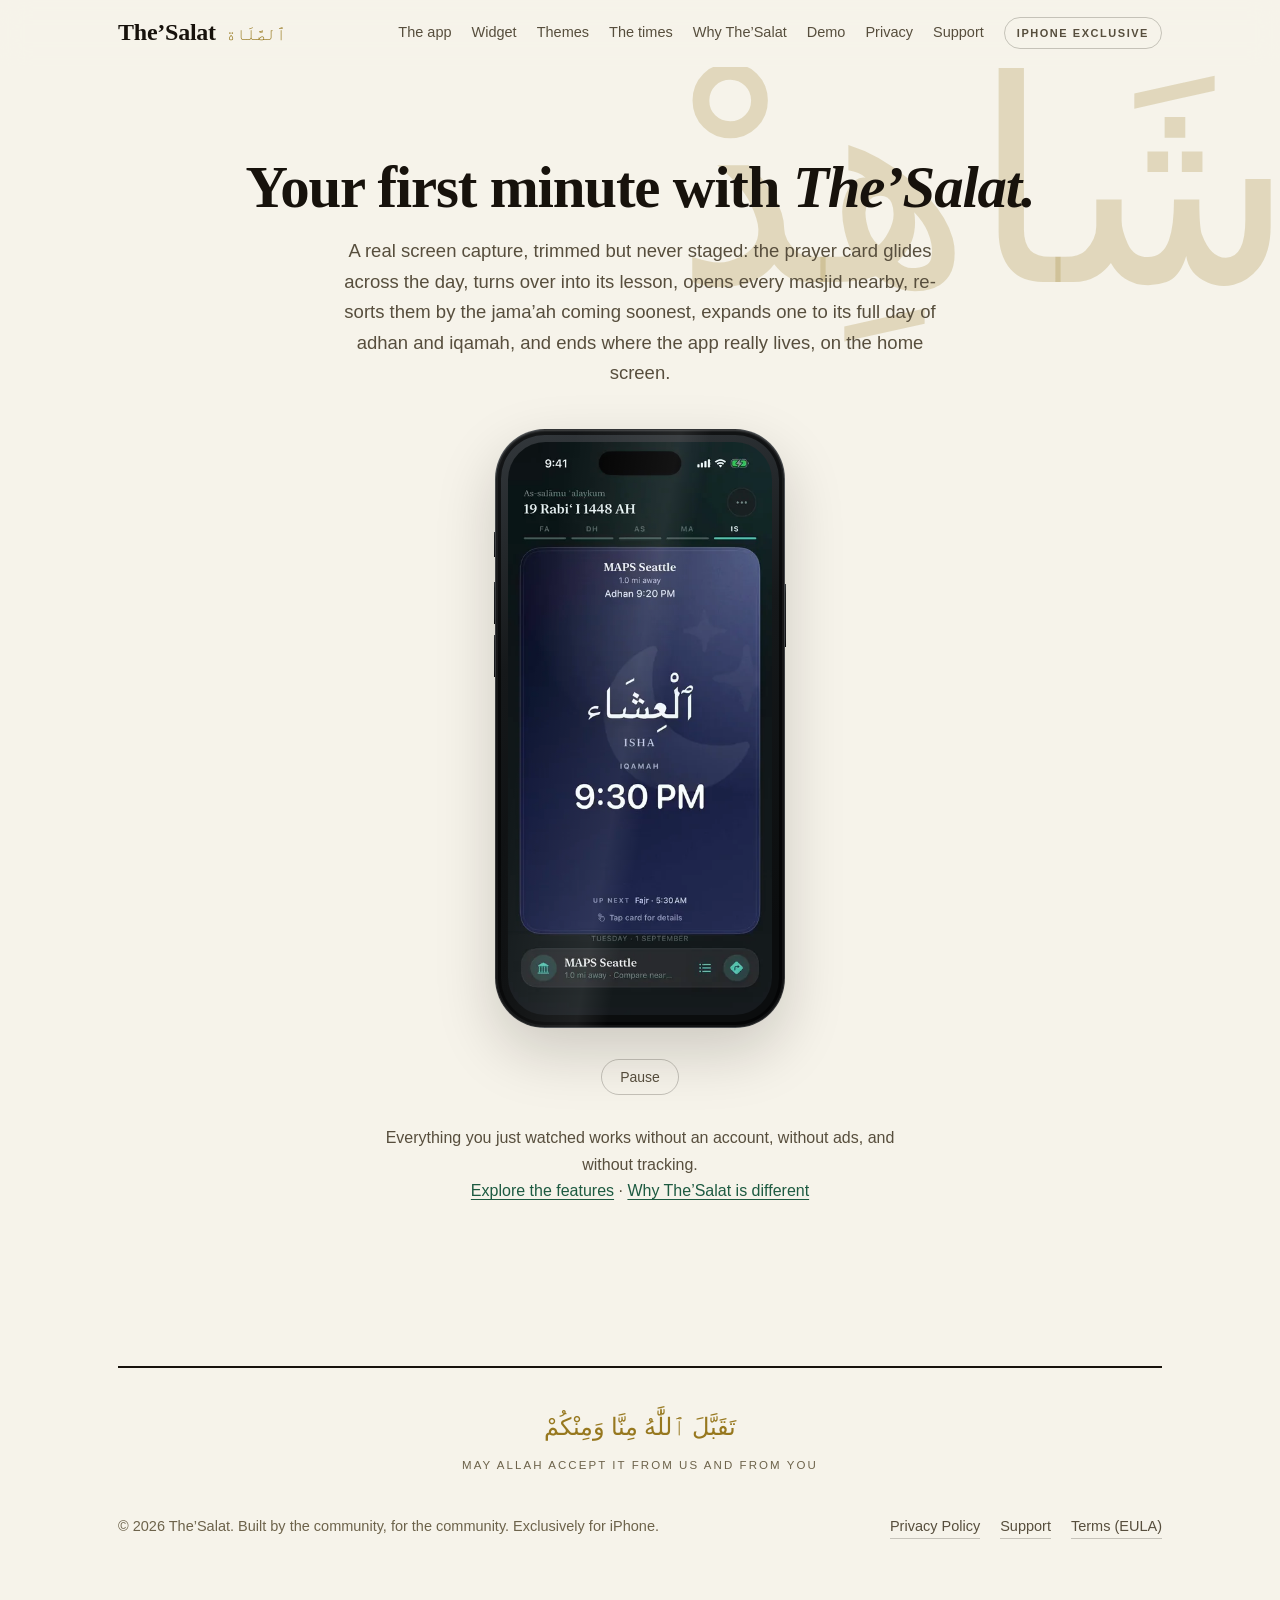
<file: demo.html>
<!DOCTYPE html>
<html lang="en">
<head>
<meta charset="utf-8">
<meta name="viewport" content="width=device-width, initial-scale=1">
<title>Demo · The&rsquo;Salat</title>
<meta name="description" content="Watch The'Salat in action: the prayer card gliding through the day, the teaching face, nearby masjids, and live themes. A real capture from the app.">
<meta name="theme-color" media="(prefers-color-scheme: light)" content="#f6f3ea">
<meta name="theme-color" media="(prefers-color-scheme: dark)" content="#16110a">
<link rel="icon" href="assets/icon.png">
<link rel="stylesheet" href="style.css">
</head>
<body>

<a class="skip" href="#main">Skip to content</a>

<nav>
  <div class="wrap nav-inner">
    <a class="brand" href="index.html">
      <span class="name serif">The&rsquo;Salat</span>
      <span class="ar serif" lang="ar" dir="rtl">ٱلصَّلَاة</span>
    </a>
    <button class="menu-btn" aria-label="Open menu" aria-expanded="false">&#9776;</button>
    <div class="nav-links">
      <a href="index.html#nearby">The app</a>
      <a href="index.html#widget">Widget</a>
      <a href="index.html#themes">Themes</a>
      <a href="index.html#trust">The times</a>
      <a href="index.html#mission">Why The&rsquo;Salat</a>
      <a href="demo.html">Demo</a>
      <a href="privacy-policy.html">Privacy</a>
      <a href="support.html">Support</a>
      <span class="chip">iPhone exclusive</span>
    </div>
  </div>
</nav>

<main id="main">
<section id="motion">
  <div class="ghost serif" lang="ar" dir="rtl" aria-hidden="true" style="top:-0.12em; right:-0.05em">شَاهِدْ</div>
  <div class="wrap">
    <h2 class="serif">Your first minute with <em>The&rsquo;Salat.</em></h2>
    <p class="lede">A real screen capture, trimmed but never staged: the prayer card glides across the day, turns over into its lesson, opens every masjid nearby, re-sorts them by the jama&rsquo;ah coming soonest, expands one to its full day of adhan and iqamah, and ends where the app really lives, on the home screen.</p>
    <div class="phone"><video id="demoVideo" src="assets/demo.mp4" poster="assets/demo-poster.webp" muted loop playsinline preload="metadata" aria-label="Screen capture of The&rsquo;Salat: gliding across the day's prayer cards, turning one over for its rak'ah breakdown and the sunnah of the day, browsing nearby masjids and re-sorting them by earliest jama'ah, expanding a masjid to its full day of adhan and iqamah times, and finishing on a home screen carrying both widgets"></video></div>
    <div><button class="motion-ctl" id="motionCtl" aria-label="Pause video">Pause</button></div>
    <p class="lede" style="font-size:16px; margin-top:30px">Everything you just watched works without an account, without ads, and without tracking.<br>
    <a href="index.html#nearby">Explore the features</a> · <a href="index.html#mission">Why The&rsquo;Salat is different</a></p>
  </div>
</section>
</main>

<footer>
  <div class="wrap">
    <hr class="rule-x heavy" aria-hidden="true">
    <p class="foot-dua serif ar" lang="ar" dir="rtl">تَقَبَّلَ ٱللَّٰهُ مِنَّا وَمِنْكُمْ<span class="tr">May Allah accept it from us and from you</span></p>
    <div class="foot">
      <span>© 2026 The&rsquo;Salat. Built by the community, for the community. Exclusively for iPhone.</span>
      <div class="links">
        <a href="privacy-policy.html">Privacy Policy</a>
        <a href="support.html">Support</a>
        <a href="https://www.apple.com/legal/internet-services/itunes/dev/stdeula/">Terms (EULA)</a>
      </div>
    </div>
  </div>
</footer>

<script>
const nav = document.querySelector("nav"), mb = document.querySelector(".menu-btn");
window.addEventListener("scroll", () => nav.classList.toggle("scrolled", window.scrollY > 24), { passive: true });
mb.addEventListener("click", () => {
  const open = nav.classList.toggle("open");
  mb.setAttribute("aria-expanded", open);
});
document.querySelectorAll(".nav-links a").forEach(a => a.addEventListener("click", () => {
  nav.classList.remove("open"); mb.setAttribute("aria-expanded", "false");
}));

const vid = document.getElementById("demoVideo"), ctl = document.getElementById("motionCtl");
let userPaused = false;
new IntersectionObserver((es) => {
  for (const e of es) {
    if (e.isIntersecting) { if (!userPaused) vid.play().catch(() => {}); }
    else vid.pause();
  }
}, { threshold: 0.3 }).observe(vid);
ctl.addEventListener("click", () => {
  if (vid.paused) { userPaused = false; vid.play().catch(() => {}); ctl.textContent = "Pause"; ctl.setAttribute("aria-label", "Pause video"); }
  else { userPaused = true; vid.pause(); ctl.textContent = "Play"; ctl.setAttribute("aria-label", "Play video"); }
});
</script>
</body>
</html>
</file>
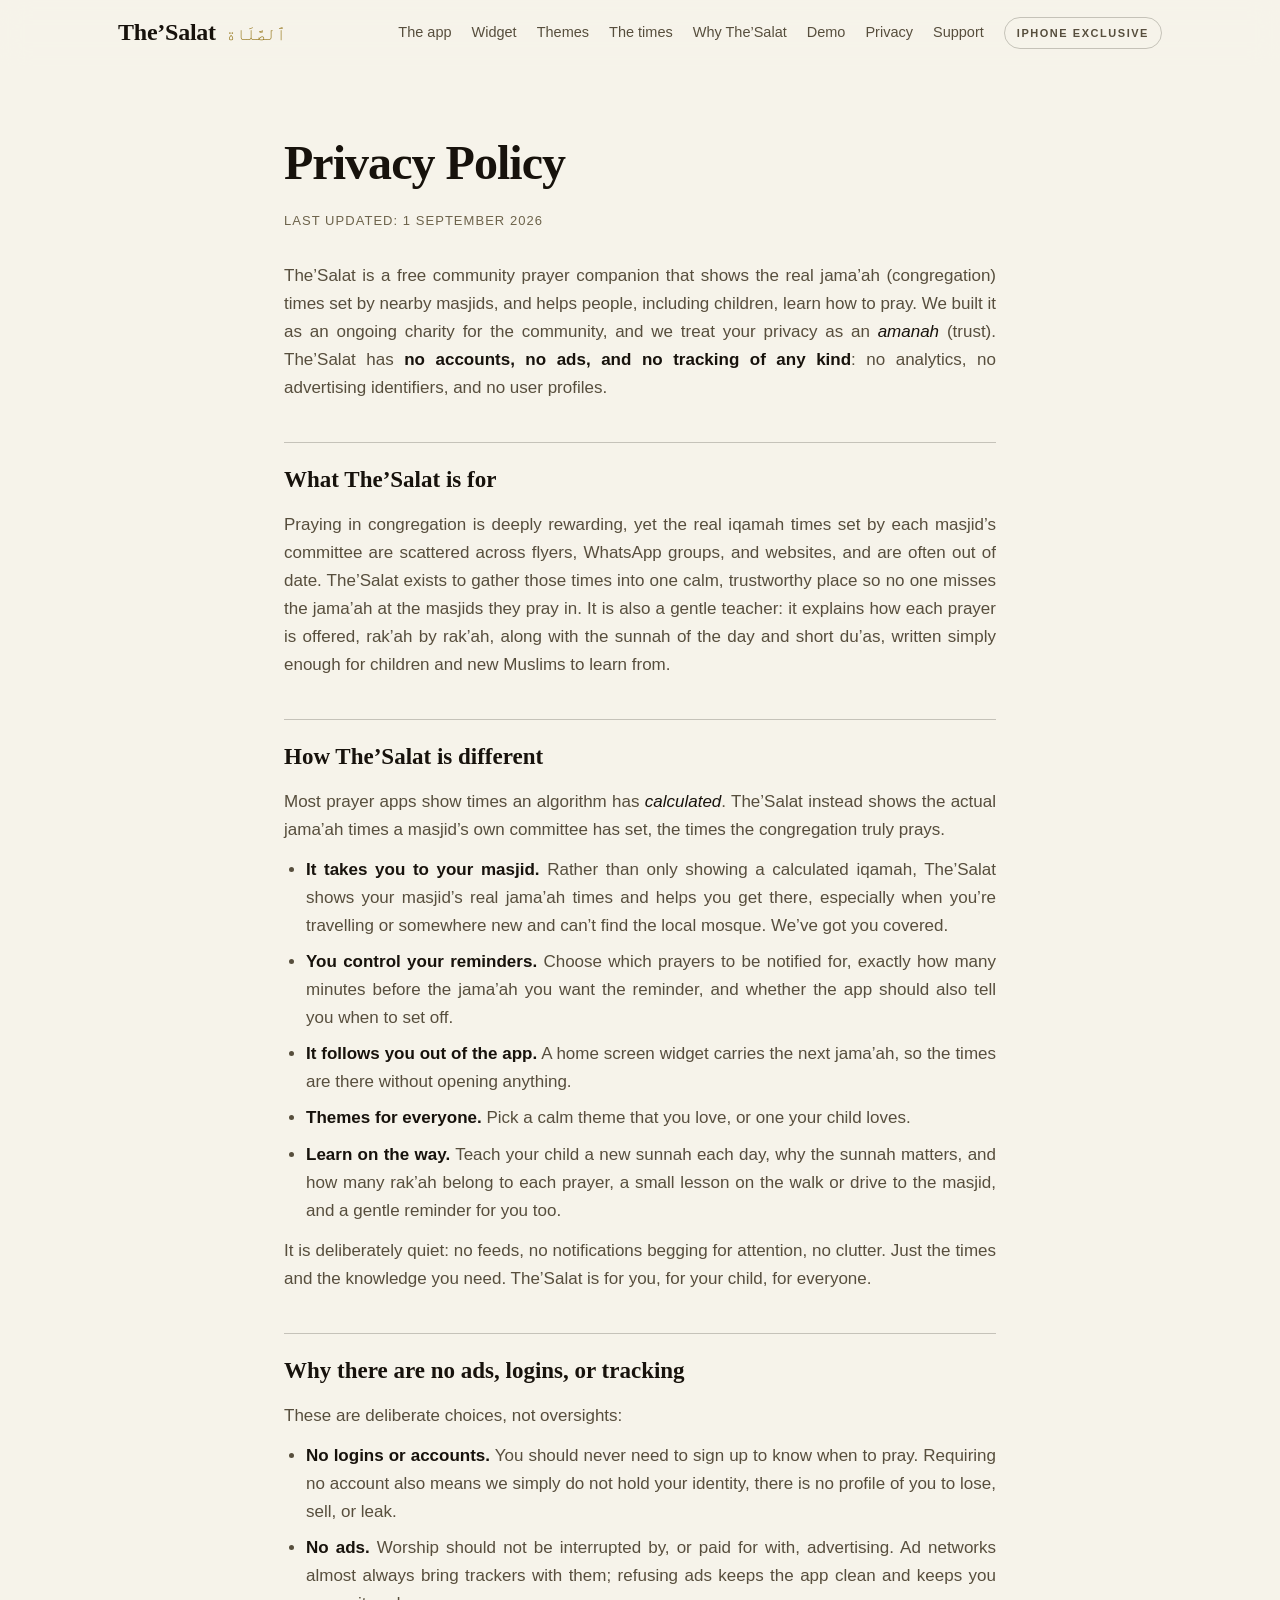
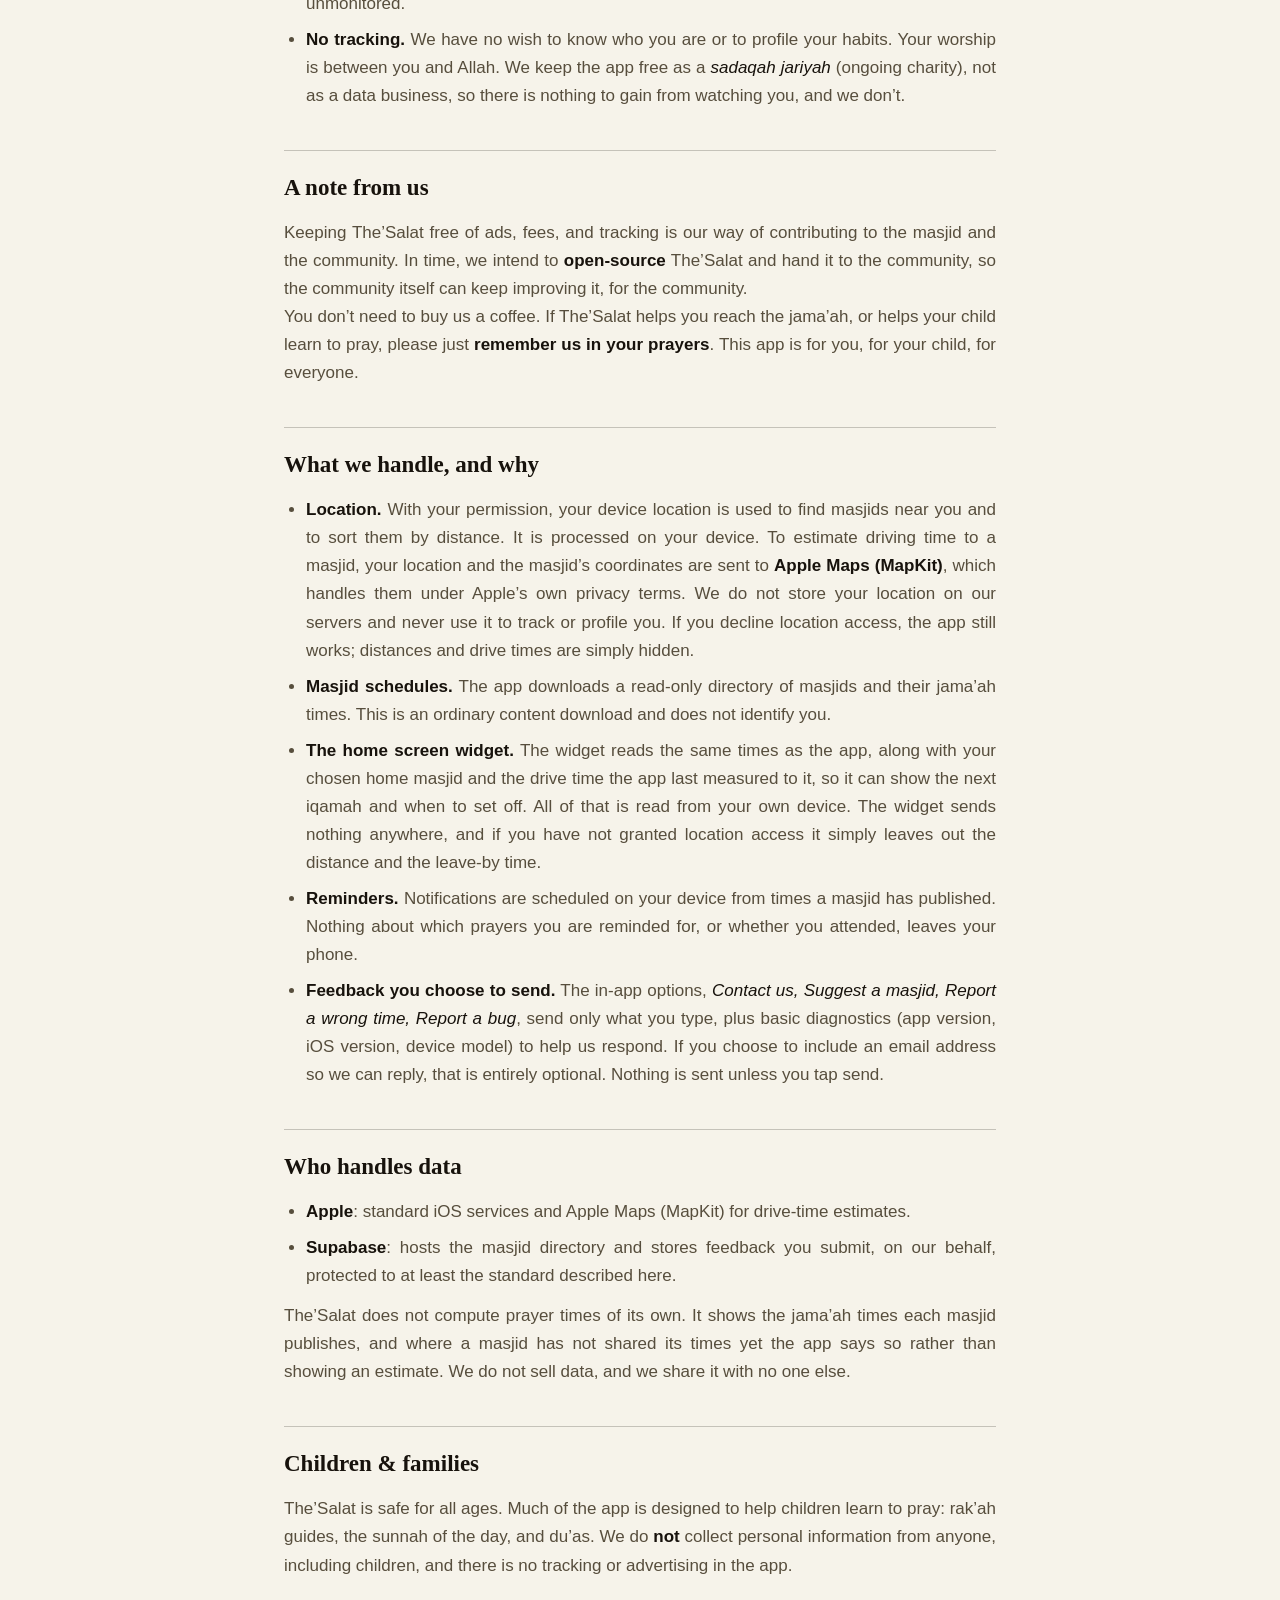
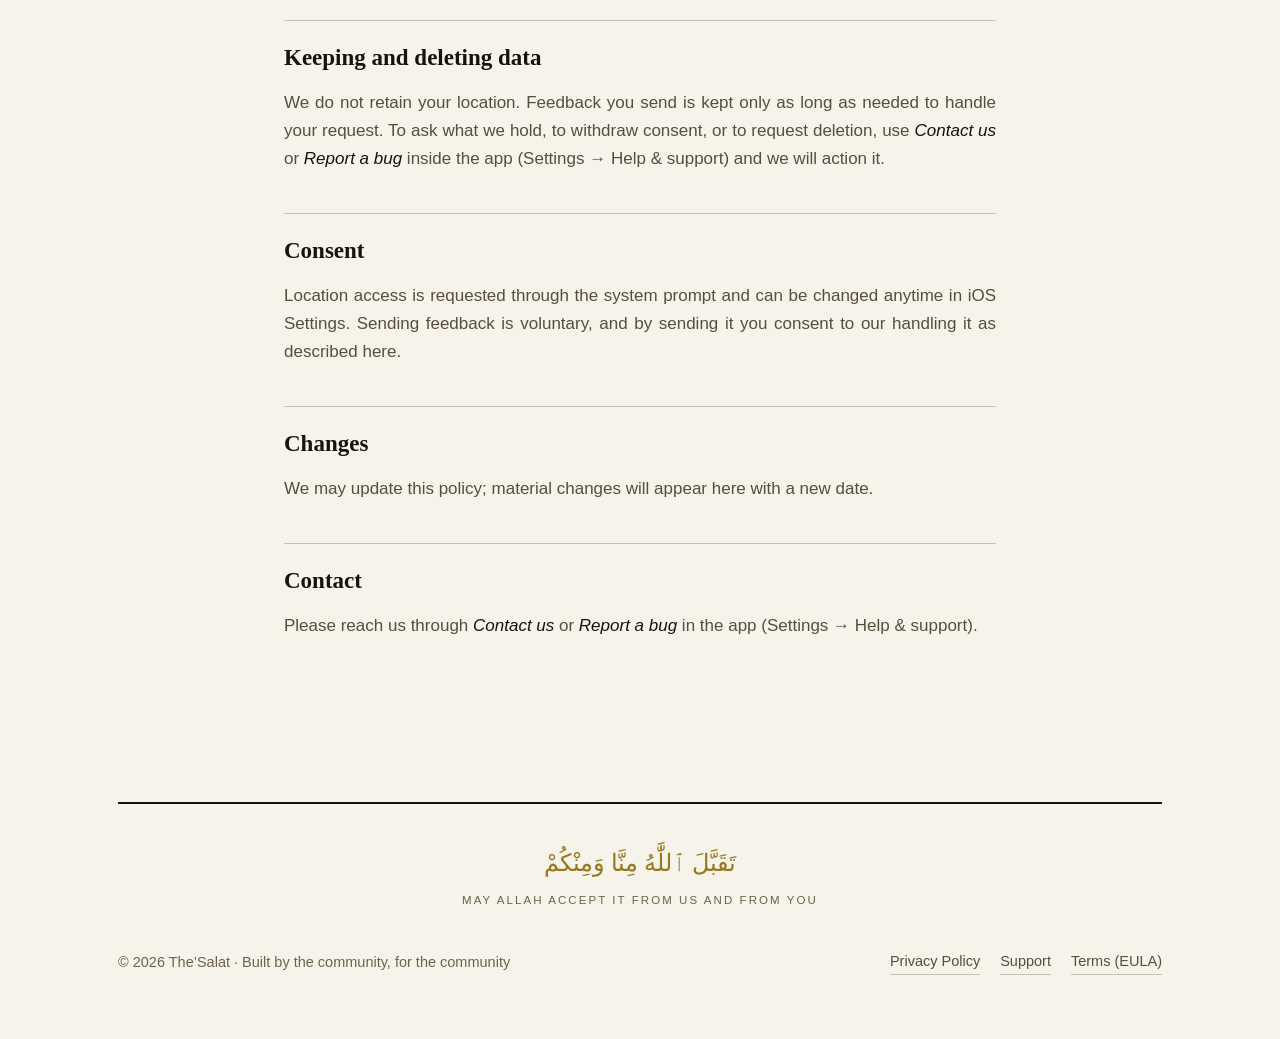
<file: privacy-policy.html>
<!DOCTYPE html>
<html lang="en">
<head>
<meta charset="utf-8">
<meta name="viewport" content="width=device-width, initial-scale=1">
<title>Privacy Policy · The&rsquo;Salat</title>
<meta name="description" content="The'Salat's privacy policy. No accounts, no ads, no tracking. Your privacy is an amanah.">
<link rel="icon" href="assets/icon.png">
<link rel="stylesheet" href="style.css">
</head>
<body>

<a class="skip" href="#main">Skip to content</a>

<nav>
  <div class="wrap nav-inner">
    <a class="brand" href="index.html"><span class="name serif">The&rsquo;Salat</span><span class="ar serif" lang="ar" dir="rtl">ٱلصَّلَاة</span></a>
    <button class="menu-btn" aria-label="Open menu" aria-expanded="false">&#9776;</button>
    <div class="nav-links">
      <a href="index.html#nearby">The app</a>
      <a href="index.html#widget">Widget</a>
      <a href="index.html#themes">Themes</a>
      <a href="index.html#trust">The times</a>
      <a href="index.html#mission">Why The&rsquo;Salat</a>
      <a href="demo.html">Demo</a>
      <a href="privacy-policy.html">Privacy</a>
      <a href="support.html">Support</a>
      <span class="chip">iPhone exclusive</span>
    </div>
  </div>
</nav>

<article class="doc" id="main">
<h1 class="serif">Privacy Policy</h1>
<p class="date">Last updated: 1 September 2026</p>

<p>The&rsquo;Salat is a free community prayer companion that shows the real jama&rsquo;ah (congregation)
times set by nearby masjids, and helps people, including children, learn how to pray.
We built it as an ongoing charity for the community, and we treat your privacy as an
<em>amanah</em> (trust). The&rsquo;Salat has <strong>no accounts, no ads, and no tracking of any
kind</strong>: no analytics, no advertising identifiers, and no user profiles.</p>

<h2 class="serif">What The&rsquo;Salat is for</h2>
<p>Praying in congregation is deeply rewarding, yet the real iqamah times set by each
masjid&rsquo;s committee are scattered across flyers, WhatsApp groups, and websites, and are
often out of date. The&rsquo;Salat exists to gather those times into one calm, trustworthy place so
no one misses the jama&rsquo;ah at the masjids they pray in. It is also a gentle teacher: it
explains how each prayer is offered, rak&rsquo;ah by rak&rsquo;ah, along with the sunnah of the day
and short du&rsquo;as, written simply enough for children and new Muslims to learn from.</p>

<h2 class="serif">How The&rsquo;Salat is different</h2>
<p>Most prayer apps show times an algorithm has <em>calculated</em>. The&rsquo;Salat instead shows
the actual jama&rsquo;ah times a masjid&rsquo;s own committee has set, the times the congregation
truly prays.</p>
<ul>
  <li><strong>It takes you to your masjid.</strong> Rather than only showing a calculated
  iqamah, The&rsquo;Salat shows your masjid&rsquo;s real jama&rsquo;ah times and helps you get there, especially
  when you&rsquo;re travelling or somewhere new and can&rsquo;t find the local mosque. We&rsquo;ve got you
  covered.</li>
  <li><strong>You control your reminders.</strong> Choose which prayers to be notified for,
  exactly how many minutes before the jama&rsquo;ah you want the reminder, and whether the app
  should also tell you when to set off.</li>
  <li><strong>It follows you out of the app.</strong> A home screen widget carries the next
  jama&rsquo;ah, so the times are there without opening anything.</li>
  <li><strong>Themes for everyone.</strong> Pick a calm theme that you love, or one your
  child loves.</li>
  <li><strong>Learn on the way.</strong> Teach your child a new sunnah each day, why the
  sunnah matters, and how many rak&rsquo;ah belong to each prayer, a small lesson on the walk or
  drive to the masjid, and a gentle reminder for you too.</li>
</ul>
<p>It is deliberately quiet: no feeds, no notifications begging for attention, no clutter.
Just the times and the knowledge you need. The&rsquo;Salat is for you, for your child, for everyone.</p>

<h2 class="serif">Why there are no ads, logins, or tracking</h2>
<p>These are deliberate choices, not oversights:</p>
<ul>
  <li><strong>No logins or accounts.</strong> You should never need to sign up to know when
  to pray. Requiring no account also means we simply do not hold your identity, there is no
  profile of you to lose, sell, or leak.</li>
  <li><strong>No ads.</strong> Worship should not be interrupted by, or paid for with,
  advertising. Ad networks almost always bring trackers with them; refusing ads keeps the
  app clean and keeps you unmonitored.</li>
  <li><strong>No tracking.</strong> We have no wish to know who you are or to profile your
  habits. Your worship is between you and Allah. We keep the app free as a
  <em>sadaqah jariyah</em> (ongoing charity), not as a data business, so there is nothing
  to gain from watching you, and we don&rsquo;t.</li>
</ul>

<h2 class="serif">A note from us</h2>
<p>Keeping The&rsquo;Salat free of ads, fees, and tracking is our way of contributing to the masjid and
the community. In time, we intend to <strong>open-source</strong> The&rsquo;Salat and hand it to the
community, so the community itself can keep improving it, for the community.</p>
<p>You don&rsquo;t need to buy us a coffee. If The&rsquo;Salat helps you reach the jama&rsquo;ah, or helps your
child learn to pray, please just <strong>remember us in your prayers</strong>. This app is
for you, for your child, for everyone.</p>

<h2 class="serif">What we handle, and why</h2>
<ul>
  <li><strong>Location.</strong> With your permission, your device location is used to
  find masjids near you and to sort them by distance. It is
  processed on your device. To estimate driving time to a masjid, your location and the
  masjid&rsquo;s coordinates are sent to <strong>Apple Maps (MapKit)</strong>, which handles them
  under Apple&rsquo;s own privacy terms. We do not store your location on our servers and never
  use it to track or profile you. If you decline location access, the app still works;
  distances and drive times are simply hidden.</li>

  <li><strong>Masjid schedules.</strong> The app downloads a read-only directory of masjids
  and their jama&rsquo;ah times. This is an ordinary content download and does not identify you.</li>

  <li><strong>The home screen widget.</strong> The widget reads the same times as the app,
  along with your chosen home masjid and the drive time the app last measured to it, so it
  can show the next iqamah and when to set off. All of that is read from your own device.
  The widget sends nothing anywhere, and if you have not granted location access it simply
  leaves out the distance and the leave-by time.</li>

  <li><strong>Reminders.</strong> Notifications are scheduled on your device from times a
  masjid has published. Nothing about which prayers you are reminded for, or whether you
  attended, leaves your phone.</li>

  <li><strong>Feedback you choose to send.</strong> The in-app options, <em>Contact us,
  Suggest a masjid, Report a wrong time, Report a bug</em>, send only what you type, plus
  basic diagnostics (app version, iOS version, device model) to help us respond. If you
  choose to include an email address so we can reply, that is entirely optional. Nothing is
  sent unless you tap send.</li>
</ul>

<h2 class="serif">Who handles data</h2>
<ul>
  <li><strong>Apple</strong>: standard iOS services and Apple Maps (MapKit) for drive-time
  estimates.</li>
  <li><strong>Supabase</strong>: hosts the masjid directory and stores feedback you submit,
  on our behalf, protected to at least the standard described here.</li>
</ul>
<p>The&rsquo;Salat does not compute prayer times of its own. It shows the jama&rsquo;ah times each
masjid publishes, and where a masjid has not shared its times yet the app says so rather
than showing an estimate. We do not sell data, and we share it with no one else.</p>

<h2 class="serif">Children &amp; families</h2>
<p>The&rsquo;Salat is safe for all ages. Much of the app is designed to help children learn to pray:
rak&rsquo;ah guides, the sunnah of the day, and du&rsquo;as. We do <strong>not</strong> collect personal
information from anyone, including children, and there is no tracking or advertising in the
app.</p>

<h2 class="serif">Keeping and deleting data</h2>
<p>We do not retain your location. Feedback you send is kept only as long as needed to handle
your request. To ask what we hold, to withdraw consent, or to request deletion, use
<em>Contact us</em> or <em>Report a bug</em> inside the app (Settings → Help &amp; support)
and we will action it.</p>

<h2 class="serif">Consent</h2>
<p>Location access is requested through the system prompt and can be changed anytime in iOS
Settings. Sending feedback is voluntary, and by sending it you consent to our handling it as
described here.</p>

<h2 class="serif">Changes</h2>
<p>We may update this policy; material changes will appear here with a new date.</p>

<h2 class="serif">Contact</h2>
<p>Please reach us through <em>Contact us</em> or <em>Report a bug</em> in the app
(Settings → Help &amp; support).</p>
</article>

<footer>
  <div class="wrap">
    <hr class="rule-x heavy" aria-hidden="true">
    <p class="foot-dua serif ar" lang="ar" dir="rtl">تَقَبَّلَ ٱللَّٰهُ مِنَّا وَمِنْكُمْ<span class="tr">May Allah accept it from us and from you</span></p>
    <div class="foot">
      <span>© 2026 The&rsquo;Salat · Built by the community, for the community</span>
      <div class="links">
        <a href="privacy-policy.html">Privacy Policy</a>
        <a href="support.html">Support</a>
        <a href="https://www.apple.com/legal/internet-services/itunes/dev/stdeula/">Terms (EULA)</a>
      </div>
    </div>
  </div>
</footer>
<script>
const nav = document.querySelector("nav"), mb = document.querySelector(".menu-btn");
window.addEventListener("scroll", () => nav.classList.toggle("scrolled", window.scrollY > 24), { passive: true });
mb.addEventListener("click", () => {
  const open = nav.classList.toggle("open");
  mb.setAttribute("aria-expanded", open);
});
document.querySelectorAll(".nav-links a").forEach(a => a.addEventListener("click", () => {
  nav.classList.remove("open"); mb.setAttribute("aria-expanded", "false");
}));
</script>
</body>
</html>
</file>
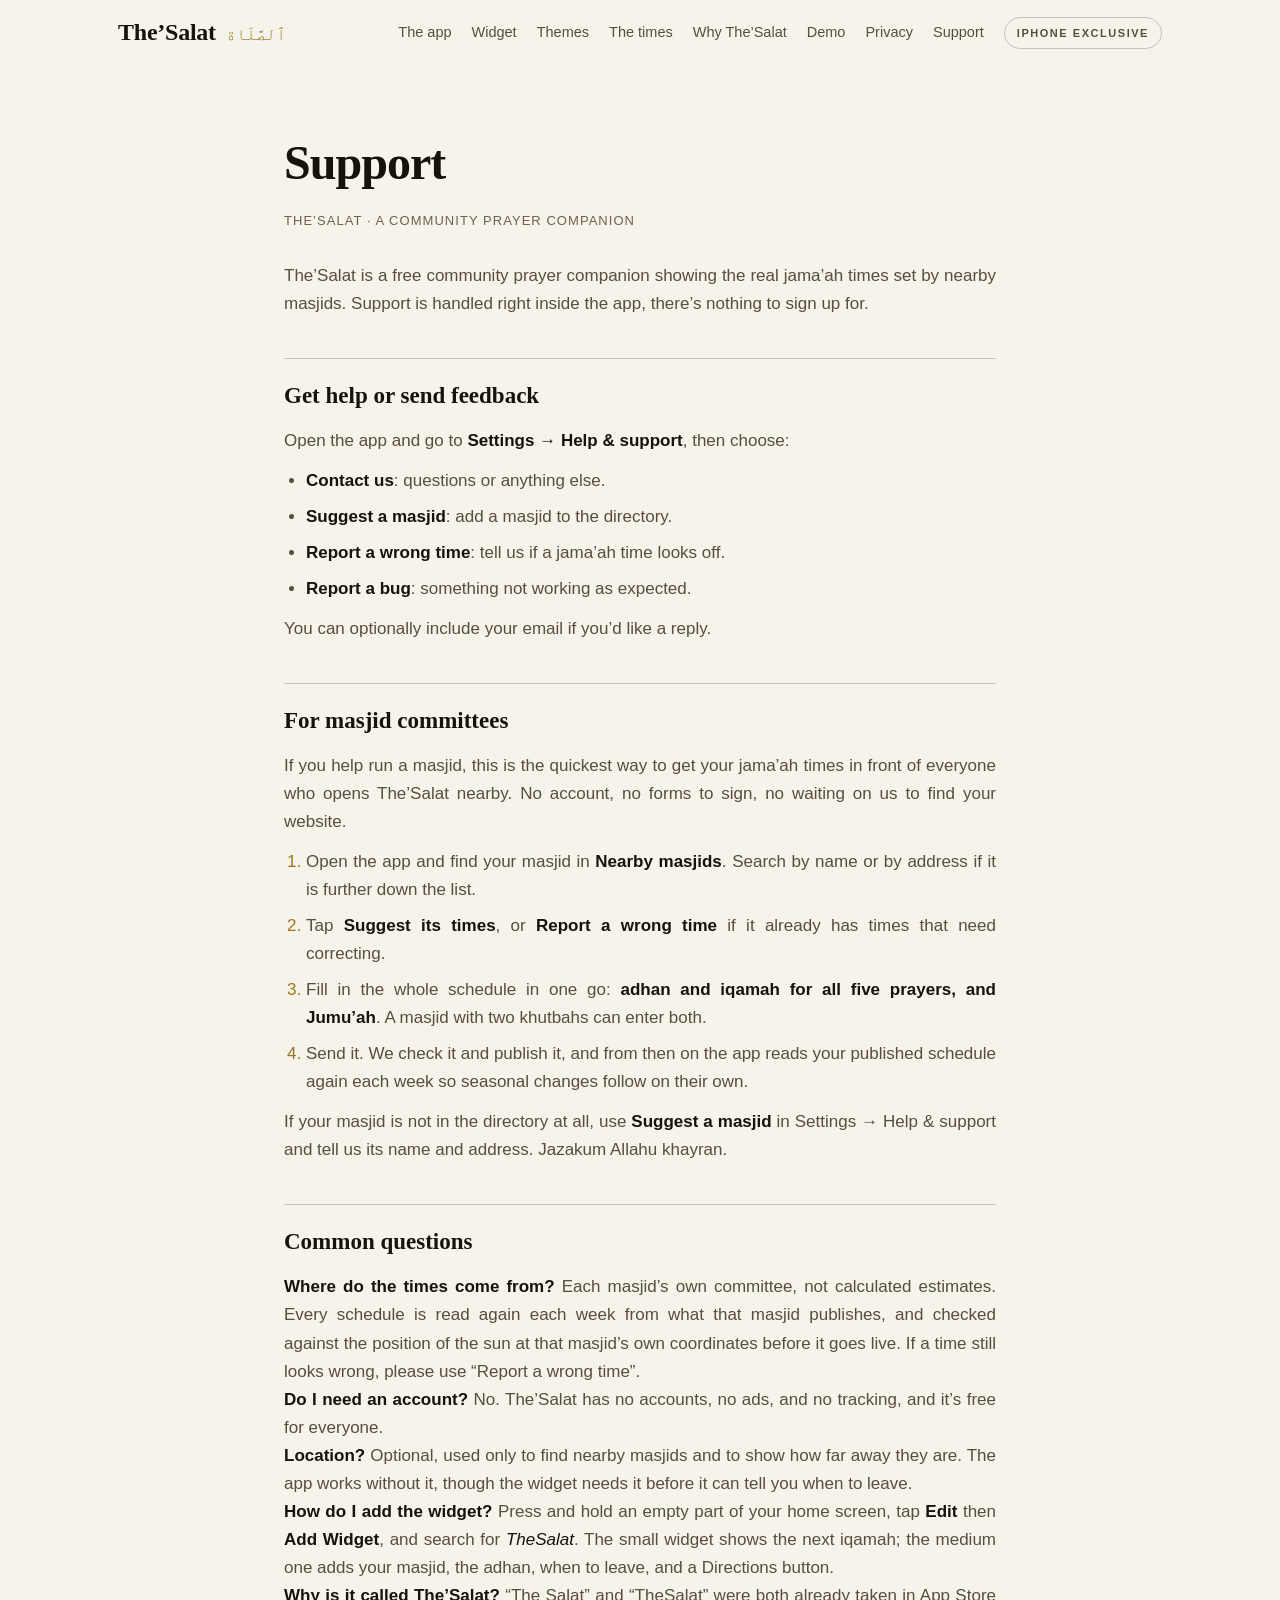
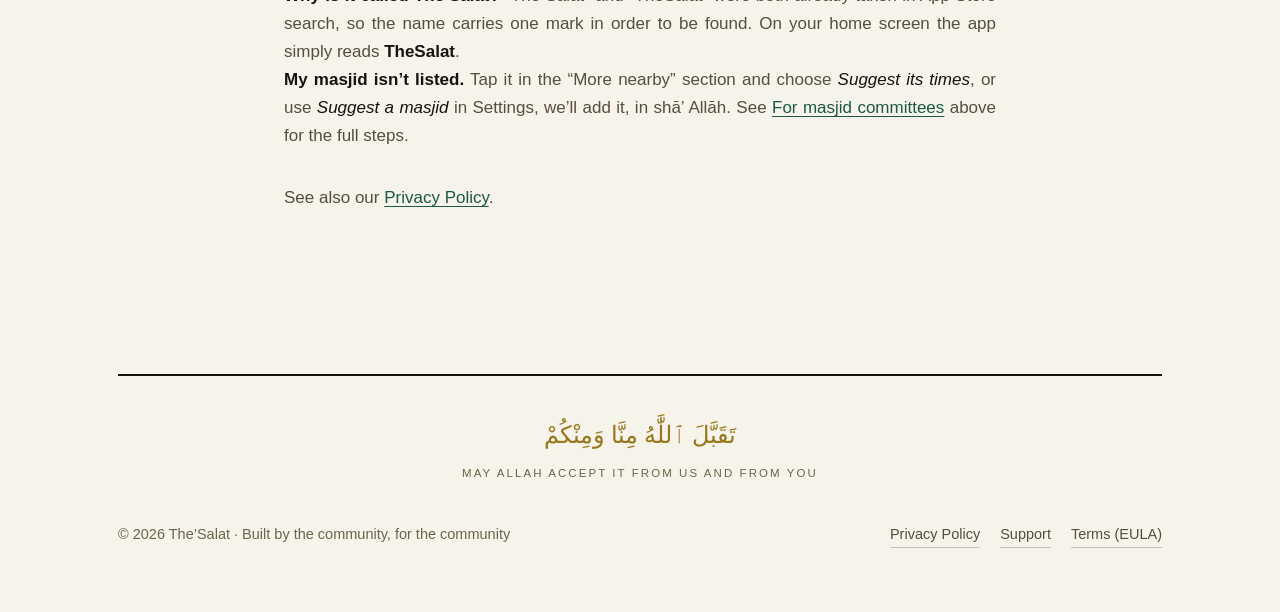
<file: support.html>
<!DOCTYPE html>
<html lang="en">
<head>
<meta charset="utf-8">
<meta name="viewport" content="width=device-width, initial-scale=1">
<meta name="apple-itunes-app" content="app-id=6802524468">
<title>Support · The&rsquo;Salat</title>
<meta name="description" content="Get help with The'Salat. Support is handled right inside the app, no sign-up needed.">
<link rel="icon" href="assets/icon.png">
<link rel="stylesheet" href="style.css">
</head>
<body>

<a class="skip" href="#main">Skip to content</a>

<nav>
  <div class="wrap nav-inner">
    <a class="brand" href="index.html"><span class="name serif">The&rsquo;Salat</span><span class="ar serif" lang="ar" dir="rtl">ٱلصَّلَاة</span></a>
    <button class="menu-btn" aria-label="Open menu" aria-expanded="false">&#9776;</button>
    <div class="nav-links">
      <a href="index.html#nearby">The app</a>
      <a href="index.html#widget">Widget</a>
      <a href="index.html#themes">Themes</a>
      <a href="index.html#trust">The times</a>
      <a href="index.html#mission">Why The&rsquo;Salat</a>
      <a href="demo.html">Demo</a>
      <a href="privacy-policy.html">Privacy</a>
      <a href="support.html">Support</a>
      <span class="chip">iPhone exclusive</span>
    </div>
  </div>
</nav>

<article class="doc" id="main">
<h1 class="serif">Support</h1>
<p class="date">The&rsquo;Salat · a community prayer companion</p>

<p>The&rsquo;Salat is a free community prayer companion showing the real jama&rsquo;ah times set by
nearby masjids. Support is handled right inside the app, there&rsquo;s nothing to sign up for.</p>

<h2 class="serif">Get help or send feedback</h2>
<p>Open the app and go to <strong>Settings → Help &amp; support</strong>, then choose:</p>
<ul>
  <li><strong>Contact us</strong>: questions or anything else.</li>
  <li><strong>Suggest a masjid</strong>: add a masjid to the directory.</li>
  <li><strong>Report a wrong time</strong>: tell us if a jama&rsquo;ah time looks off.</li>
  <li><strong>Report a bug</strong>: something not working as expected.</li>
</ul>
<p>You can optionally include your email if you&rsquo;d like a reply.</p>

<h2 class="serif" id="committees">For masjid committees</h2>
<p>If you help run a masjid, this is the quickest way to get your jama&rsquo;ah times in front of
everyone who opens The&rsquo;Salat nearby. No account, no forms to sign, no waiting on us to
find your website.</p>
<ol>
  <li>Open the app and find your masjid in <strong>Nearby masjids</strong>. Search by name
  or by address if it is further down the list.</li>
  <li>Tap <strong>Suggest its times</strong>, or <strong>Report a wrong time</strong> if it
  already has times that need correcting.</li>
  <li>Fill in the whole schedule in one go: <strong>adhan and iqamah for all five
  prayers, and Jumu&rsquo;ah</strong>. A masjid with two khutbahs can enter both.</li>
  <li>Send it. We check it and publish it, and from then on the app reads your published
  schedule again each week so seasonal changes follow on their own.</li>
</ol>
<p>If your masjid is not in the directory at all, use <strong>Suggest a masjid</strong> in
Settings → Help &amp; support and tell us its name and address. Jazakum Allahu khayran.</p>

<h2 class="serif">Common questions</h2>
<p><strong>Where do the times come from?</strong> Each masjid&rsquo;s own committee, not
calculated estimates. Every schedule is read again each week from what that masjid
publishes, and checked against the position of the sun at that masjid&rsquo;s own coordinates
before it goes live. If a time still looks wrong, please use &ldquo;Report a wrong
time&rdquo;.</p>
<p><strong>Do I need an account?</strong> No. The&rsquo;Salat has no accounts, no ads, and no
tracking, and it&rsquo;s free for everyone.</p>
<p><strong>Location?</strong> Optional, used only to find nearby masjids and to show how
far away they are. The app works without it, though the widget needs it before it can tell
you when to leave.</p>
<p><strong>How do I add the widget?</strong> Press and hold an empty part of your home
screen, tap <strong>Edit</strong> then <strong>Add Widget</strong>, and search for
<em>TheSalat</em>. The small widget shows the next iqamah; the medium one adds your masjid,
the adhan, when to leave, and a Directions button.</p>
<p><strong>Why is it called The&rsquo;Salat?</strong> &ldquo;The Salat&rdquo; and
&ldquo;TheSalat&rdquo; were both already taken in App Store search, so the name carries one
mark in order to be found. On your home screen the app simply reads
<strong>TheSalat</strong>.</p>
<p><strong>My masjid isn&rsquo;t listed.</strong> Tap it in the &ldquo;More nearby&rdquo; section and
choose <em>Suggest its times</em>, or use <em>Suggest a masjid</em> in Settings, we&rsquo;ll add
it, in shā&rsquo; Allāh. See <a href="#committees">For masjid committees</a> above for the full steps.</p>

<p style="margin-top:34px">See also our <a href="privacy-policy.html">Privacy Policy</a>.</p>
</article>

<footer>
  <div class="wrap">
    <hr class="rule-x heavy" aria-hidden="true">
    <p class="foot-dua serif ar" lang="ar" dir="rtl">تَقَبَّلَ ٱللَّٰهُ مِنَّا وَمِنْكُمْ<span class="tr">May Allah accept it from us and from you</span></p>
    <div class="foot">
      <span>© 2026 The&rsquo;Salat · Built by the community, for the community</span>
      <div class="links">
        <a href="privacy-policy.html">Privacy Policy</a>
        <a href="support.html">Support</a>
        <a href="https://www.apple.com/legal/internet-services/itunes/dev/stdeula/">Terms (EULA)</a>
      </div>
    </div>
  </div>
</footer>
<script>
const nav = document.querySelector("nav"), mb = document.querySelector(".menu-btn");
window.addEventListener("scroll", () => nav.classList.toggle("scrolled", window.scrollY > 24), { passive: true });
mb.addEventListener("click", () => {
  const open = nav.classList.toggle("open");
  mb.setAttribute("aria-expanded", open);
});
document.querySelectorAll(".nav-links a").forEach(a => a.addEventListener("click", () => {
  nav.classList.remove("open"); mb.setAttribute("aria-expanded", "false");
}));
</script>
</body>
</html>
</file>
<file: style.css>
/* The'Salat — Bayt: the bilingual editorial.
   ------------------------------------------------------------------
   Typography is the design. Poster-scale New York serif English in
   duet with monumental gold Arabic, set on warm paper with ruled
   lines and a wide asymmetric margin. One emerald accent, spent with
   intent. Screenshots are artifacts placed in the composition.
   Dark mode is "night paper": ink and paper swap roles, the gold
   stays. Fully self-contained: system fonts, inline SVG, no CDNs. */

:root {
  --paper: #f6f3ea;
  --paper-2: #efeadd;
  --ink: #17120c;
  --ink-2: #574e3d;
  --ink-3: #6d634b;
  --rule: rgba(23, 18, 12, 0.22);
  --rule-strong: #17120c;
  --emerald: #1d5a41;
  --emerald-soft: rgba(29, 90, 65, 0.09);
  --gold: #97781f;
  --gold-ghost: rgba(151, 120, 31, 0.22);
  --shadow: 0 24px 60px rgba(23, 18, 12, 0.18);
  --ease-out: cubic-bezier(0.16, 1, 0.3, 1);
  --ease: cubic-bezier(0.3, 0, 0.4, 1);

  /* Motion tokens (transitions.dev scale) */
  --duration-quick: 150ms;
  --duration-fast: 250ms;
  --duration-medium: 350ms;
  --duration-slow: 400ms;
  --ease-smooth-out: cubic-bezier(0.22, 1, 0.36, 1);
}

@media (prefers-color-scheme: dark) {
  :root {
    --paper: #16110a;
    --paper-2: #1d1710;
    --ink: #f0e9d8;
    --ink-2: #beb298;
    --ink-3: #8d8168;
    --rule: rgba(240, 233, 216, 0.24);
    --rule-strong: #f0e9d8;
    --emerald: #7fc4a2;
    --emerald-soft: rgba(127, 196, 162, 0.1);
    --gold: #d3b465;
    --gold-ghost: rgba(211, 180, 101, 0.19);
    --shadow: 0 24px 60px rgba(0, 0, 0, 0.55);
  }
}

* { margin: 0; padding: 0; box-sizing: border-box; }

html { scroll-behavior: smooth; }
@supports (interpolate-size: allow-keywords) {
  html { interpolate-size: allow-keywords; }
}

body {
  font: 17px/1.65 -apple-system, BlinkMacSystemFont, "SF Pro Text", "Segoe UI", sans-serif;
  background: var(--paper);
  color: var(--ink);
  -webkit-font-smoothing: antialiased;
  overflow-x: hidden;
}

.serif { font-family: "New York", "Iowan Old Style", Georgia, "Times New Roman", serif; }
.ar { font-family: "Geeza Pro", "Baghdad", "Al Bayan", "New York", serif; }

h1, h2, h3 { text-wrap: balance; }

a { color: var(--emerald); text-decoration-thickness: 1px; text-underline-offset: 3px; }
a, button, summary { touch-action: manipulation; }
@media (hover: hover) and (pointer: fine) {
  a:hover { text-decoration-thickness: 2px; }
}

:focus-visible {
  outline: 2px solid var(--emerald);
  outline-offset: 3px;
}

.wrap { max-width: 1140px; margin: 0 auto; padding: 0 clamp(20px, 4vw, 48px); position: relative; }

.skip {
  position: absolute; left: 16px; top: -48px; z-index: 100;
  background: var(--emerald); color: var(--paper);
  padding: 10px 18px; font-weight: 600; text-decoration: none;
  transition: top 0.2s var(--ease);
}
.skip:focus-visible { top: 0; }

/* ------------------------------------------------------------------
   Masthead */
nav {
  position: sticky; top: 0; z-index: 50;
  background: color-mix(in srgb, var(--paper) 92%, transparent);
  backdrop-filter: blur(14px);
  -webkit-backdrop-filter: blur(14px);
  border-bottom: 1px solid transparent;
  transition: border-color 0.4s var(--ease);
}
nav.scrolled { border-bottom-color: var(--rule); }
.nav-inner { display: flex; align-items: center; gap: 24px; height: 66px; }
.brand { display: flex; align-items: baseline; gap: 10px; text-decoration: none; color: var(--ink); }
.brand .name { font-size: 24px; font-weight: 600; letter-spacing: -0.01em; }
.brand .ar { font-size: 17px; color: var(--gold); }
.nav-links { margin-left: auto; display: flex; gap: 20px; font-size: 14.5px; align-items: center; }
.nav-links a {
  color: var(--ink-2); text-decoration: none;
  position: relative; padding: 10px 0;
  transition: color var(--duration-quick) ease;
}
.nav-links a::after {
  content: ""; position: absolute; left: 0; right: 0; bottom: 4px;
  height: 1px; background: var(--emerald);
  transform: scaleX(0); transform-origin: left center;
  transition: transform var(--duration-fast) var(--ease-smooth-out);
}
@media (hover: hover) and (pointer: fine) {
  .nav-links a:hover { color: var(--emerald); }
  .nav-links a:hover::after { transform: scaleX(1); }
}
.chip {
  font-size: 11px; letter-spacing: 0.14em; text-transform: uppercase; font-weight: 700;
  color: var(--ink-2); border: 1px solid var(--rule); padding: 6px 12px; border-radius: 999px;
  white-space: nowrap;
}
.menu-btn {
  display: none; margin-left: auto;
  width: 42px; height: 42px;
  background: transparent; border: 1px solid var(--rule);
  color: var(--ink); font-size: 19px; line-height: 1; cursor: pointer;
  transition: transform 0.15s var(--ease-out);
}
.menu-btn:active { transform: scale(0.94); }

/* ------------------------------------------------------------------
   Editorial grammar */
.rule-x {
  height: 1px; background: var(--rule); border: 0;
  transform-origin: left center;
}
.reveal-rule { transform: scaleX(0); transition: transform 1.1s var(--ease-out); }
.reveal-rule.in { transform: scaleX(1); }

.meta {
  font-size: 11.5px; letter-spacing: 0.2em; text-transform: uppercase;
  color: var(--ink-2); font-weight: 700;
}
.meta .sep { color: var(--gold); margin: 0 6px; }

/* Monumental ghost Arabic behind a section. Drifts slower than the page
   (JS writes the `translate` property) so it reads as a deeper layer. */
.ghost {
  position: absolute; z-index: 0;
  font-size: clamp(150px, 22vw, 320px);
  line-height: 1.1;
  color: var(--gold-ghost);
  pointer-events: none;
  user-select: none;
  white-space: nowrap;
  will-change: translate;
}

section, header.hero { position: relative; overflow: hidden; }

/* Line-rise reveal for display type */
.rise { display: block; overflow: hidden; }
.rise > span { display: block; transform: translateY(110%); transition: transform 0.9s var(--ease-out); }
.in .rise > span { transform: none; }
.in .rise:nth-of-type(2) > span { transition-delay: 0.08s; }
.in .rise:nth-of-type(3) > span { transition-delay: 0.16s; }

.reveal { opacity: 0; transform: translateY(22px); transition: opacity 0.8s var(--ease-out), transform 0.8s var(--ease-out); }
.reveal.in { opacity: 1; transform: none; }
.stagger > * { opacity: 0; transform: translateY(18px); transition: opacity 0.7s var(--ease-out), transform 0.7s var(--ease-out); }
.stagger.in > * { opacity: 1; transform: none; }
.stagger.in > *:nth-child(2) { transition-delay: 0.07s; }
.stagger.in > *:nth-child(3) { transition-delay: 0.14s; }
.stagger.in > *:nth-child(4) { transition-delay: 0.21s; }
.stagger.in > *:nth-child(5) { transition-delay: 0.28s; }
.stagger.in > *:nth-child(6) { transition-delay: 0.35s; }
.stagger.done > * { transition-delay: 0s; }

/* ------------------------------------------------------------------
   Hero */
header.hero { padding: clamp(30px, 4vw, 48px) 0 clamp(40px, 5vw, 64px); }
.hero .ghost { top: -0.18em; right: -0.06em; }
.hero .meta-row { margin-top: 10px; display: flex; align-items: center; gap: 16px; }
.hero .meta-row .rule-x { flex: 1; }
h1.display {
  margin-top: clamp(20px, 3vw, 34px);
  font-size: clamp(44px, 7vw, 92px);
  line-height: 1;
  font-weight: 600;
  letter-spacing: -0.025em;
}
h1.display em { font-style: italic; color: var(--emerald); letter-spacing: -0.02em; padding-right: 0.06em; }
.hero .after-rule { margin-top: clamp(20px, 2.6vw, 32px); }
.hero-foot {
  margin-top: clamp(22px, 3vw, 34px);
  display: grid; grid-template-columns: minmax(0, 1.1fr) minmax(0, 0.9fr);
  gap: clamp(28px, 5vw, 72px);
  align-items: start;
}
.standfirst { font-size: clamp(18px, 1.6vw, 21px); line-height: 1.6; color: var(--ink-2); max-width: 44ch; }
.standfirst strong { color: var(--ink); font-weight: 600; }
.hero-ctas { margin-top: 26px; display: flex; gap: 14px; flex-wrap: wrap; align-items: center; }

/* Promise strip: its own slim band under the hero, not part of the hero stack */
.promise { padding: 0 0 clamp(28px, 4vw, 40px); }
.promise .free-line {
  border-top: 1px solid var(--rule);
  padding-top: 18px;
  font-size: 14px; color: var(--ink-2);
  display: flex; gap: 8px 22px; flex-wrap: wrap;
}
.free-line span { display: inline-flex; align-items: center; gap: 6px; }
.free-line svg { width: 13px; height: 13px; stroke: var(--gold); }

.hero-shot { position: relative; min-height: 320px; }
.hero-shot .phone {
  position: absolute; right: clamp(-36px, -2vw, 0px); top: -104px;
  transform: rotate(6deg);
  --pw: min(336px, 27vw);
}

.btn {
  display: inline-flex; align-items: center; gap: 8px;
  padding: 13px 26px; border-radius: 999px;
  background: var(--emerald); color: var(--paper);
  font-weight: 600; font-size: 16px; text-decoration: none;
  transition: transform var(--duration-quick) var(--ease-out), filter var(--duration-quick) ease;
}
@media (prefers-color-scheme: dark) {
  .btn { color: #0d2419; }
}
.btn .chev { width: 14px; height: 14px; stroke: currentColor; transition: transform var(--duration-fast) var(--ease-smooth-out); }
@media (hover: hover) and (pointer: fine) {
  .btn:hover { filter: brightness(1.08); }
  .btn:hover .chev { transform: translateX(3px); }
}
.btn:active { transform: scale(0.97); }
.store-badge {
  display: inline-flex; align-items: center; gap: 11px;
  padding: 10px 18px; border-radius: 14px;
  background: var(--ink); color: var(--paper);
}
.store-badge svg { width: 26px; height: 26px; fill: currentColor; }
.store-badge .bt { text-align: left; line-height: 1.15; }
.store-badge .bt small { display: block; font-size: 10.5px; letter-spacing: 0.03em; opacity: 0.75; }
.store-badge .bt b { font-size: 19px; font-weight: 600; font-family: -apple-system, BlinkMacSystemFont, sans-serif; }
.store-badge[aria-disabled="true"] { opacity: 0.75; cursor: default; }
/* The badge is a live link now that the app has shipped. */
a.store-badge {
  text-decoration: none;
  transition: transform var(--duration-quick) var(--ease-out), opacity var(--duration-quick) ease;
}
@media (hover: hover) and (pointer: fine) {
  a.store-badge:hover { opacity: 0.85; }
}
a.store-badge:active { transform: scale(0.97); }

/* ------------------------------------------------------------------
   Editorial spreads */
.spread { padding: clamp(64px, 8vw, 104px) 0; }
.spread .top-rule { margin-bottom: clamp(40px, 6vw, 64px); }
.spread .grid {
  display: grid; grid-template-columns: minmax(0, 1.05fr) minmax(0, 0.95fr);
  gap: clamp(32px, 6vw, 88px);
  align-items: center;
  position: relative; z-index: 1;
}
.spread.flip .grid > .shot { order: -1; }
.spread h2 {
  font-size: clamp(34px, 4.6vw, 60px);
  line-height: 1.02;
  font-weight: 600;
  letter-spacing: -0.02em;
}
.spread h2 em { font-style: italic; color: var(--emerald); }
.spread .lede { margin-top: 20px; font-size: 18.5px; color: var(--ink-2); max-width: 46ch; }
.spread ul.points { margin-top: 26px; list-style: none; max-width: 52ch; }
.spread ul.points li {
  padding: 13px 0; border-top: 1px solid var(--rule);
  color: var(--ink-2); font-size: 16.5px; line-height: 1.55;
}
.spread ul.points li:last-child { border-bottom: 1px solid var(--rule); }
.spread ul.points strong { color: var(--ink); font-weight: 600; }
.spread .shot { justify-self: center; position: relative; }
.spread .shot .phone { will-change: transform; }
.spread .shot figcaption {
  margin-top: 14px; font-size: 13.5px; color: var(--ink-3);
  text-align: center; max-width: 34ch; margin-inline: auto;
}

/* ghost placement per spread: anchored over the phone column, clear of copy */
#nearby .ghost { top: 0.05em; right: -0.06em; }
#day .ghost { bottom: -0.12em; left: -0.06em; }
#widget .ghost { top: 0.02em; right: -0.06em; }
#reminders .ghost { bottom: -0.12em; left: -0.06em; }

/* Centered teaching spread */
.spread.center-spread { text-align: center; }
.spread.center-spread .ghost { top: -0.1em; left: 50%; transform: translateX(-50%); }
.spread.center-spread h2 { font-size: clamp(38px, 5.4vw, 72px); max-width: 14ch; margin-inline: auto; }
.spread.center-spread .lede { margin-inline: auto; max-width: 54ch; }
.spread.center-spread .shot { margin-top: 44px; position: relative; z-index: 1; }
.spread.center-spread .phone { --pw: min(300px, 74vw); }

/* ------------------------------------------------------------------
   iPhone frame — iPhone Pro Max geometry (6.9" screens are 1320x2868;
   outer shell lands at the real 77.6x163mm proportions). The ::before
   layer draws the physical side controls just proud of the shell:
   Action button and volume up/down on the left, side button on the
   right, each with a vertical metal sheen. */
.phone {
  --pw: min(320px, 76vw);
  width: var(--pw);
  position: relative;
  border-radius: calc(var(--pw) * 0.172);
  padding: calc(var(--pw) * 0.042);
  background: linear-gradient(165deg, #33383c, #15181a 36%, #0b0d0e 84%);
  border: 1px solid rgba(255, 255, 255, 0.16);
  box-shadow:
    var(--shadow),
    inset 0 1px 0 rgba(255, 255, 255, 0.1),
    inset 0 0 0 2px rgba(255, 255, 255, 0.05),
    inset 0 0 0 5px rgba(0, 0, 0, 0.6);
  display: inline-block;
}
.phone::before {
  content: "";
  position: absolute; inset: calc(var(--pw) * -0.007);
  border-radius: inherit;
  pointer-events: none;
  z-index: -1;
  background:
    /* action button (left, high) */
    linear-gradient(180deg, #3b4043, #202426 15%, #14171a 85%, #060708) left 0 top 18% / calc(var(--pw) * 0.018) 4.2% no-repeat,
    /* volume up / down (left) */
    linear-gradient(180deg, #3b4043, #202426 15%, #14171a 85%, #060708) left 0 top 27.5% / calc(var(--pw) * 0.018) 7% no-repeat,
    linear-gradient(180deg, #3b4043, #202426 15%, #14171a 85%, #060708) left 0 top 37% / calc(var(--pw) * 0.018) 7% no-repeat,
    /* side button (right) */
    linear-gradient(180deg, #3b4043, #202426 15%, #14171a 85%, #060708) right 0 top 29% / calc(var(--pw) * 0.018) 10.5% no-repeat;
}
.phone::after {
  content: "";
  position: absolute; inset: 0;
  border-radius: inherit;
  pointer-events: none;
  background: linear-gradient(100deg, transparent 20%, rgba(255, 255, 255, 0.08) 47%, transparent 55%);
}
.phone img, .phone video {
  display: block; width: 100%;
  aspect-ratio: 1320 / 2868; object-fit: cover;
  border-radius: calc(var(--pw) * 0.13);
}

/* ------------------------------------------------------------------
   Themes */
#themes { padding: clamp(64px, 8vw, 104px) 0; text-align: center; }
#themes h2 { font-size: clamp(34px, 4.6vw, 60px); font-weight: 600; letter-spacing: -0.02em; line-height: 1.05; }
#themes .lede { margin: 18px auto 0; font-size: 18.5px; color: var(--ink-2); max-width: 56ch; }
.themes-strip {
  margin-top: 48px;
  display: flex; justify-content: center; align-items: flex-end; gap: clamp(14px, 3vw, 34px);
  flex-wrap: wrap;
}
.themes-strip .phone { --pw: min(250px, 70vw); }
.themes-strip .t { text-align: center; }
.themes-strip .t.mid { transform: translateY(-22px); }
.themes-strip figcaption { margin-top: 12px; font-size: 14px; color: var(--ink-2); font-style: italic; }
.theme-roll { margin: 36px auto 0; max-width: 66ch; font-size: 15.5px; color: var(--ink-2); line-height: 1.8; }
.theme-roll b { color: var(--ink); font-weight: 600; }

/* ------------------------------------------------------------------
   How the times stay right — the trust ledger, ruled like the details */
#trust { padding: clamp(64px, 8vw, 104px) 0; }
#trust .ghost { bottom: -0.14em; left: -0.06em; }
#trust > .wrap { position: relative; z-index: 1; }
#trust .lede { margin-top: 20px; font-size: 18.5px; color: var(--ink-2); max-width: 66ch;
  text-align: justify; text-justify: inter-word; hyphens: auto; -webkit-hyphens: auto; }

/* ------------------------------------------------------------------
   Why The'Salat — two ruled columns */
#mission { padding: clamp(64px, 8vw, 104px) 0; }
#mission .lede { margin-top: 20px; font-size: 18.5px; color: var(--ink-2); max-width: 66ch;
  text-align: justify; text-justify: inter-word; hyphens: auto; -webkit-hyphens: auto; }
.versus {
  margin-top: 48px;
  display: grid; grid-template-columns: 1fr 1fr;
  border-top: 2px solid var(--rule-strong);
}
.versus .col { padding: 30px clamp(18px, 3vw, 40px) 8px 0; }
.versus .col + .col { border-left: 1px solid var(--rule); padding-left: clamp(18px, 3vw, 40px); padding-right: 0; }
.versus h3 { font-size: 21px; font-weight: 600; letter-spacing: -0.01em; margin-bottom: 18px; }
.versus .col.other h3 { color: var(--ink-3); }
.versus .col.salat h3 { color: var(--emerald); }
.versus ul { list-style: none; }
.versus li {
  padding: 12px 0 12px 30px; position: relative;
  color: var(--ink-2); font-size: 16px; line-height: 1.55;
  border-top: 1px solid var(--rule);
}
.versus li::before {
  position: absolute; left: 0; top: 13px;
  font-size: 14px; font-weight: 700;
}
.versus .col.other li::before { content: "✕"; color: var(--ink-3); }
.versus .col.salat li::before { content: "✓"; color: var(--emerald); }
.versus .col.salat li strong { color: var(--ink); }
#mission .coda { margin-top: 44px; font-size: 18.5px; color: var(--ink-2); max-width: 66ch;
  text-align: justify; text-justify: inter-word; hyphens: auto; -webkit-hyphens: auto; }
#mission .coda .ar { color: var(--gold); }

/* ------------------------------------------------------------------
   Details — ruled editorial list */
#features { padding: clamp(64px, 8vw, 104px) 0; }
#features h2 { font-size: clamp(34px, 4.6vw, 60px); font-weight: 600; letter-spacing: -0.02em; line-height: 1.05; }
.details-list {
  margin-top: 40px;
  display: grid; grid-template-columns: 1fr 1fr;
  column-gap: clamp(32px, 6vw, 88px);
}
.detail { padding: 22px 0; border-top: 1px solid var(--rule); }
.detail h3 { font-size: 18px; font-weight: 600; letter-spacing: -0.01em; }
.detail h3::before { content: "◆"; color: var(--gold); font-size: 10px; vertical-align: 3px; margin-right: 10px; }
.detail p { margin-top: 7px; color: var(--ink-2); font-size: 15.5px; line-height: 1.6; }

/* ------------------------------------------------------------------
   FAQ */
#faq { padding: clamp(64px, 8vw, 104px) 0; }
#faq h2 { font-size: clamp(34px, 4.6vw, 60px); font-weight: 600; letter-spacing: -0.02em; line-height: 1.05; }
.faq { margin-top: 36px; max-width: 780px; }
.faq details { border-top: 1px solid var(--rule); }
.faq details:last-child { border-bottom: 1px solid var(--rule); }
.faq summary {
  cursor: pointer; list-style: none; padding: 20px 0;
  font-size: 18px; font-weight: 600; color: var(--ink);
  display: flex; justify-content: space-between; align-items: center; gap: 16px;
  transition: color var(--duration-quick) ease;
}
@media (hover: hover) and (pointer: fine) {
  .faq summary:hover { color: var(--emerald); }
}
.faq summary::-webkit-details-marker { display: none; }
.faq summary::after {
  content: "+"; color: var(--gold); font-size: 26px; font-weight: 300; line-height: 1;
  transition: transform var(--duration-fast) var(--ease-smooth-out);
}
.faq details[open] summary::after { transform: rotate(45deg); }
/* Close (to base state) reads the base duration: faster than the open */
.faq details::details-content {
  block-size: 0; overflow: clip;
  transition: block-size var(--duration-fast) var(--ease-smooth-out), content-visibility var(--duration-fast) allow-discrete;
}
.faq details[open]::details-content {
  block-size: auto;
  transition-duration: var(--duration-medium);
}
.faq details p { color: var(--ink-2); font-size: 16px; padding: 0 0 22px; margin: 0; max-width: 68ch;
  text-align: justify; text-justify: inter-word; hyphens: auto; -webkit-hyphens: auto; }

/* ------------------------------------------------------------------
   For masjids — the one drenched moment */
#masjids { padding: clamp(64px, 8vw, 104px) 0 0; }
.band {
  position: relative; overflow: hidden;
  background: #1d5a41; color: #f6f3ea;
  padding: clamp(56px, 8vw, 96px) 0;
}
.band .ghost { color: rgba(246, 243, 234, 0.07); top: -0.15em; right: -0.05em; }
.band .inner { position: relative; z-index: 1; max-width: 720px; }
.band h2 { font-size: clamp(34px, 4.6vw, 58px); font-weight: 600; letter-spacing: -0.02em; line-height: 1.04; }
.band p { margin-top: 20px; font-size: 18px; line-height: 1.65; color: rgba(246, 243, 234, 0.85); max-width: 56ch; }
.band .btn { margin-top: 30px; background: #e9d18b; color: #241c07; }
.band .btn:hover { filter: brightness(1.04); }

/* ------------------------------------------------------------------
   Footer */
footer { padding: clamp(48px, 6vw, 72px) 0 64px; }
footer .rule-x.heavy { height: 2px; background: var(--rule-strong); margin-bottom: 40px; }
.foot-dua { text-align: center; font-size: 24px; color: var(--gold); }
.foot-dua .tr {
  display: block; margin-top: 8px;
  font-family: -apple-system, BlinkMacSystemFont, sans-serif;
  font-size: 11.5px; letter-spacing: 0.18em; text-transform: uppercase; color: var(--ink-3);
}
.foot { margin-top: 40px; display: flex; gap: 24px; flex-wrap: wrap; align-items: center; font-size: 14.5px; color: var(--ink-3); }
.foot .links { margin-left: auto; display: flex; gap: 20px; }
.foot a { color: var(--ink-2); text-decoration: none; border-bottom: 1px solid var(--rule); transition: color var(--duration-quick) ease, border-color var(--duration-quick) ease; }
@media (hover: hover) and (pointer: fine) {
  .foot a:hover { color: var(--emerald); border-bottom-color: var(--emerald); }
}

/* ------------------------------------------------------------------
   Legal / support pages */
.doc { max-width: 760px; margin: 0 auto; padding: 56px 24px 90px; }
.doc h1 { font-size: clamp(34px, 4.5vw, 48px); font-weight: 600; letter-spacing: -0.02em; margin-bottom: 8px; }
.doc .date { color: var(--ink-3); font-size: 13px; letter-spacing: 0.08em; text-transform: uppercase; margin-bottom: 8px; }
.doc > .date + * { margin-top: 30px; }
.doc h2 { font-size: 23px; margin: 40px 0 12px; padding-top: 18px; border-top: 1px solid var(--rule); }
.doc p, .doc li { color: var(--ink-2); text-align: justify; text-justify: inter-word; hyphens: auto; -webkit-hyphens: auto; }
.doc ul, .doc ol { padding-left: 22px; margin: 12px 0; }
.doc ol li::marker { color: var(--gold); font-variant-numeric: tabular-nums; }
.doc li { margin: 8px 0; }
.doc strong, .doc em { color: var(--ink); }

/* ------------------------------------------------------------------
   /download — the one shareable link that hands people to the App Store.
   Almost nobody reads this page; it is gone in a blink. It still gets the
   paper and the serif, because the blink is the only thing some visitors
   will ever have seen of the site. */
.redirect {
  min-height: 100svh;
  display: flex; flex-direction: column; align-items: center; justify-content: center;
  gap: 4px;
  padding: 40px 24px; text-align: center;
}
.redirect .mark {
  width: 88px; height: 88px; border-radius: 21px;
  box-shadow: var(--shadow);
  margin-bottom: 26px;
}
.redirect h1 { font-size: clamp(34px, 5vw, 46px); font-weight: 600; letter-spacing: -0.025em; }
.redirect .line {
  margin-top: 14px; margin-bottom: 30px;
  color: var(--ink-2); font-size: 17.5px; line-height: 1.6;
  max-width: 34ch;
}
.redirect .btn.is-waiting { background: var(--ink-3); cursor: default; }
.redirect .btn.is-waiting .chev { display: none; }
.redirect .back { margin-top: 30px; font-size: 14.5px; }
.redirect .back a { color: var(--ink-3); }

/* Demo page */
#motion { padding: clamp(56px, 7vw, 90px) 0; text-align: center; }
#motion h2 { font-size: clamp(34px, 4.6vw, 60px); font-weight: 600; letter-spacing: -0.02em; line-height: 1.05; }
#motion .lede { margin: 18px auto 0; font-size: 18.5px; color: var(--ink-2); max-width: 58ch; }
#motion .phone { --pw: min(290px, 72vw); margin-top: 40px; }
.motion-ctl {
  margin-top: 22px;
  display: inline-flex; align-items: center; gap: 8px;
  padding: 9px 18px; border-radius: 999px;
  background: transparent; border: 1px solid var(--rule);
  color: var(--ink-2); font-size: 14px; cursor: pointer;
  transition: border-color 0.2s ease, color 0.2s ease, transform 0.15s var(--ease-out);
}
@media (hover: hover) and (pointer: fine) {
  .motion-ctl:hover { border-color: var(--emerald); color: var(--emerald); }
}
.motion-ctl:active { transform: scale(0.96); }

/* ------------------------------------------------------------------
   Reduced motion */
@media (prefers-reduced-motion: reduce) {
  html { scroll-behavior: auto; }
  .reveal, .stagger > * { opacity: 1; transform: none; transition: none; }
  .rise > span { transform: none; transition: none; }
  .reveal-rule { transform: none; transition: none; }
  .faq details::details-content { transition: none; }
  .btn, .menu-btn, .motion-ctl, .btn .chev, .nav-links a::after { transition: none; }
  .btn:active, .menu-btn:active, .motion-ctl:active { transform: none; }
}

/* ------------------------------------------------------------------
   Responsive */
@media (max-width: 980px) {
  .hero-shot .phone { --pw: min(240px, 28vw); }
}
@media (max-width: 900px) {
  h1.display { max-width: none; }
  .hero-foot { grid-template-columns: 1fr; }
  .hero-shot { min-height: 0; margin-top: 10px; }
  .hero-shot .phone { position: static; transform: rotate(3deg); --pw: min(260px, 62vw); }
  .spread .grid { grid-template-columns: 1fr; }
  .spread .grid > .shot, .spread.flip .grid > .shot { order: -1; }
  .spread .shot .phone { --pw: min(280px, 64vw); }
  .versus { grid-template-columns: 1fr; }
  .versus .col + .col { border-left: 0; padding-left: 0; border-top: 1px solid var(--rule); margin-top: 8px; padding-top: 22px; }
  .details-list { grid-template-columns: 1fr; }
  .themes-strip .t.mid { transform: none; }
  .ghost { font-size: clamp(120px, 30vw, 200px); }
}
/* The nav collapses well before the rest of the layout does. Measured: the
   brand plus the eight links need 1065px, and below that the row does not
   wrap, it squeezes, so "The app" and "Why The'Salat" break across two lines
   inside their own boxes. 1080 keeps a margin over that. Re-measure if a link
   is ever added or renamed. */
@media (max-width: 1080px) {
  .menu-btn { display: grid; place-items: center; }
  .nav-links {
    display: none;
    position: absolute; top: 100%; left: 0; right: 0;
    flex-direction: column; align-items: flex-start;
    gap: 18px; padding: 20px 24px 26px;
    background: color-mix(in srgb, var(--paper) 96%, transparent);
    backdrop-filter: blur(14px); -webkit-backdrop-filter: blur(14px);
    border-bottom: 1px solid var(--rule);
  }
  nav.open .nav-links { display: flex; }
  .nav-links a { font-size: 17px; }
}
@media (max-width: 700px) {
  .themes-strip {
    flex-wrap: nowrap; justify-content: flex-start;
    overflow-x: auto; scroll-snap-type: x mandatory;
    padding: 8px 6px 20px; -webkit-overflow-scrolling: touch;
    scrollbar-width: none;
  }
  .themes-strip::-webkit-scrollbar { display: none; }
  .themes-strip .t { flex: 0 0 auto; scroll-snap-align: center; }
  .themes-strip .phone { width: 58vw; }
  .free-line { gap: 10px 14px; font-size: 13px; }
  .foot { justify-content: center; text-align: center; }
  .foot .links { margin-left: 0; }
}
</file>
